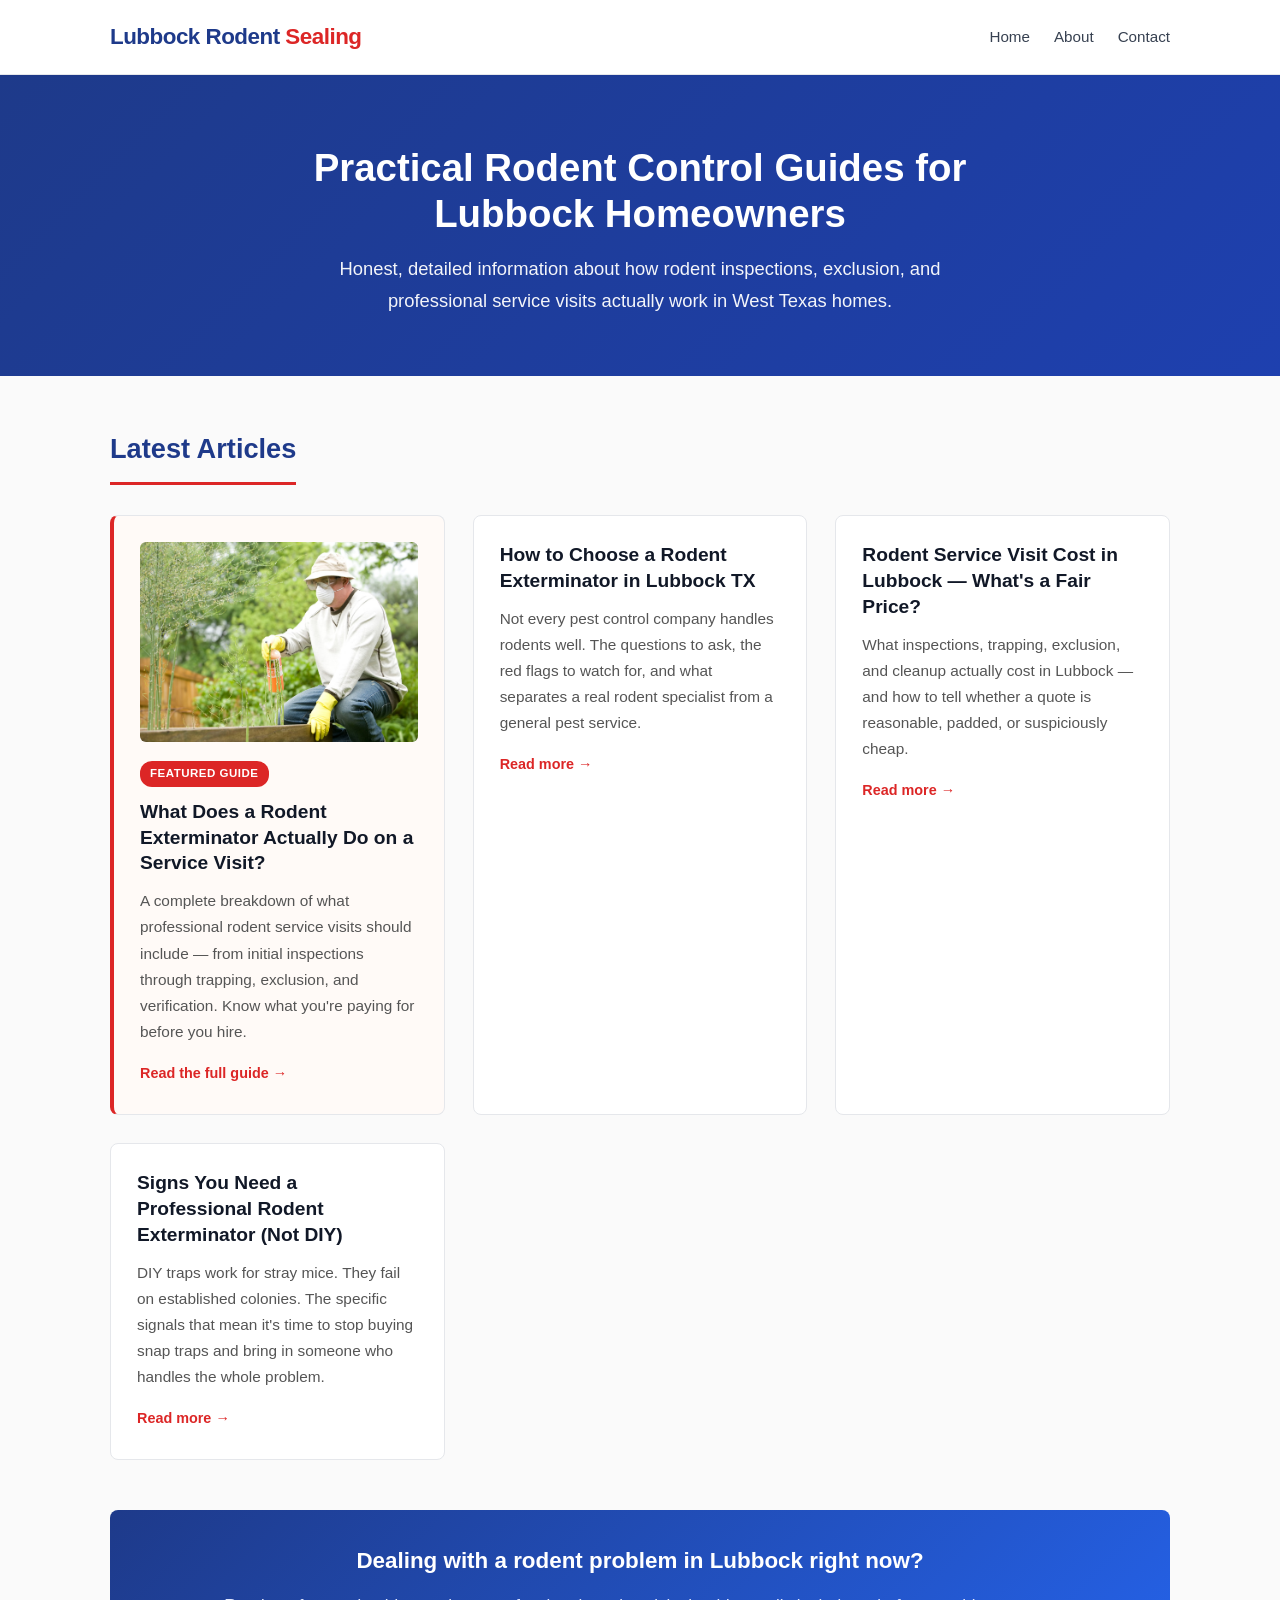
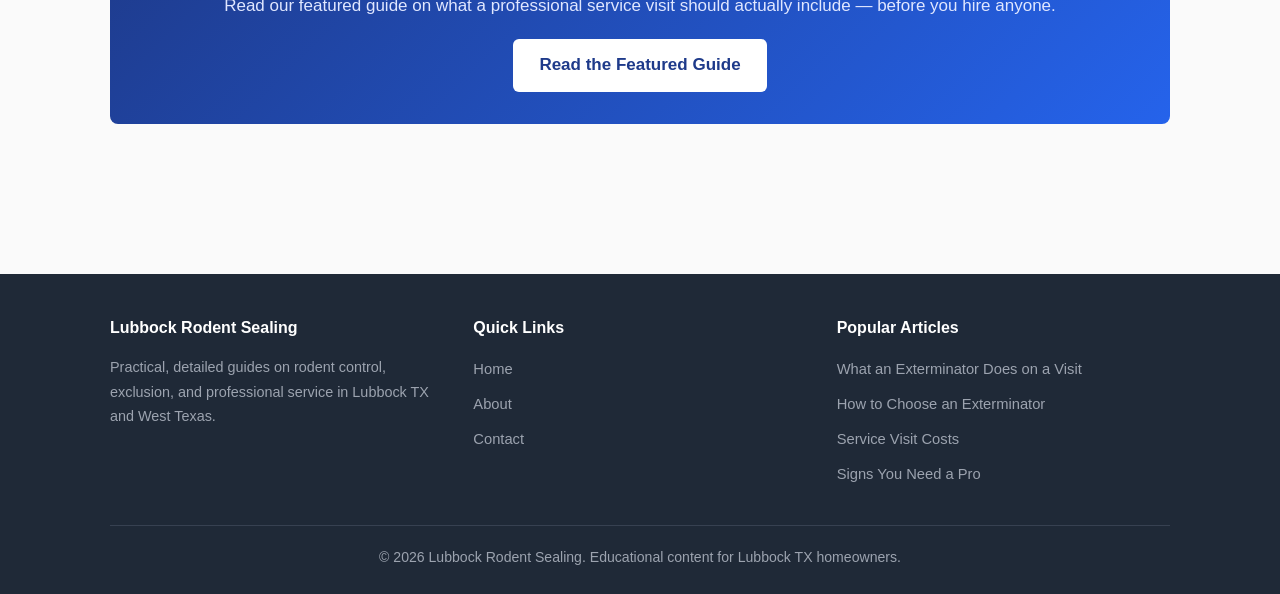
<file: index.html>
<!DOCTYPE html>
<html lang="en">
<head>
<meta charset="UTF-8">
<meta name="viewport" content="width=device-width, initial-scale=1.0">
<title>Lubbock Rodent Sealing | Practical Guides for Lubbock TX Homeowners</title>
<meta name="description" content="Practical rodent control guides for Lubbock TX homeowners. Inspections, exclusion, pricing, and what to expect from a professional rodent exterminator.">
<link rel="stylesheet" href="css/style.css">
<link rel="canonical" href="https://lubbockrodentsealing.github.io/">
</head>
<body>

<header class="site-header">
  <div class="container header-inner">
    <a href="index.html" class="site-logo">Lubbock Rodent <span>Sealing</span></a>
    <nav class="site-nav">
      <ul>
        <li><a href="index.html">Home</a></li>
        <li><a href="about/">About</a></li>
        <li><a href="contact/">Contact</a></li>
      </ul>
    </nav>
  </div>
</header>

<section class="hero">
  <div class="container-narrow">
    <h1>Practical Rodent Control Guides for Lubbock Homeowners</h1>
    <p>Honest, detailed information about how rodent inspections, exclusion, and professional service visits actually work in West Texas homes.</p>
  </div>
</section>

<main>
  <div class="container">
    <h2 class="section-title">Latest Articles</h2>

    <div class="articles-grid">

      <article class="article-card featured">
        <img src="images/pest-control-professional.jpg" alt="Professional rodent control service in Lubbock" style="width:100%;height:200px;object-fit:cover;border-radius:6px;margin-bottom:16px;" loading="eager">
        <span class="badge">Featured Guide</span>
        <h3><a href="what-does-rodent-exterminator-do/">What Does a Rodent Exterminator Actually Do on a Service Visit?</a></h3>
        <p>A complete breakdown of what professional rodent service visits should include — from initial inspections through trapping, exclusion, and verification. Know what you're paying for before you hire.</p>
        <a href="what-does-rodent-exterminator-do/" class="read-more">Read the full guide →</a>
      </article>

      <article class="article-card">
        <h3><a href="how-to-choose-rodent-exterminator-lubbock/">How to Choose a Rodent Exterminator in Lubbock TX</a></h3>
        <p>Not every pest control company handles rodents well. The questions to ask, the red flags to watch for, and what separates a real rodent specialist from a general pest service.</p>
        <a href="how-to-choose-rodent-exterminator-lubbock/" class="read-more">Read more →</a>
      </article>

      <article class="article-card">
        <h3><a href="rodent-service-visit-cost-lubbock/">Rodent Service Visit Cost in Lubbock — What's a Fair Price?</a></h3>
        <p>What inspections, trapping, exclusion, and cleanup actually cost in Lubbock — and how to tell whether a quote is reasonable, padded, or suspiciously cheap.</p>
        <a href="rodent-service-visit-cost-lubbock/" class="read-more">Read more →</a>
      </article>

      <article class="article-card">
        <h3><a href="signs-you-need-professional-rodent-exterminator/">Signs You Need a Professional Rodent Exterminator (Not DIY)</a></h3>
        <p>DIY traps work for stray mice. They fail on established colonies. The specific signals that mean it's time to stop buying snap traps and bring in someone who handles the whole problem.</p>
        <a href="signs-you-need-professional-rodent-exterminator/" class="read-more">Read more →</a>
      </article>

    </div>

    <div class="cta-box">
      <h3>Dealing with a rodent problem in Lubbock right now?</h3>
      <p>Read our featured guide on what a professional service visit should actually include — before you hire anyone.</p>
      <a href="what-does-rodent-exterminator-do/" class="cta-button">Read the Featured Guide</a>
    </div>

  </div>
</main>

<footer>
  <div class="container">
    <div class="footer-grid">
      <div>
        <h4>Lubbock Rodent Sealing</h4>
        <p style="color:#9ca3af;font-size:0.9rem;">Practical, detailed guides on rodent control, exclusion, and professional service in Lubbock TX and West Texas.</p>
      </div>
      <div>
        <h4>Quick Links</h4>
        <ul>
          <li><a href="index.html">Home</a></li>
          <li><a href="about/">About</a></li>
          <li><a href="contact/">Contact</a></li>
        </ul>
      </div>
      <div>
        <h4>Popular Articles</h4>
        <ul>
          <li><a href="what-does-rodent-exterminator-do/">What an Exterminator Does on a Visit</a></li>
          <li><a href="how-to-choose-rodent-exterminator-lubbock/">How to Choose an Exterminator</a></li>
          <li><a href="rodent-service-visit-cost-lubbock/">Service Visit Costs</a></li>
          <li><a href="signs-you-need-professional-rodent-exterminator/">Signs You Need a Pro</a></li>
        </ul>
      </div>
    </div>
    <div class="copyright">
      &copy; 2026 Lubbock Rodent Sealing. Educational content for Lubbock TX homeowners.
    </div>
  </div>
</footer>

</body>
</html>
</file>
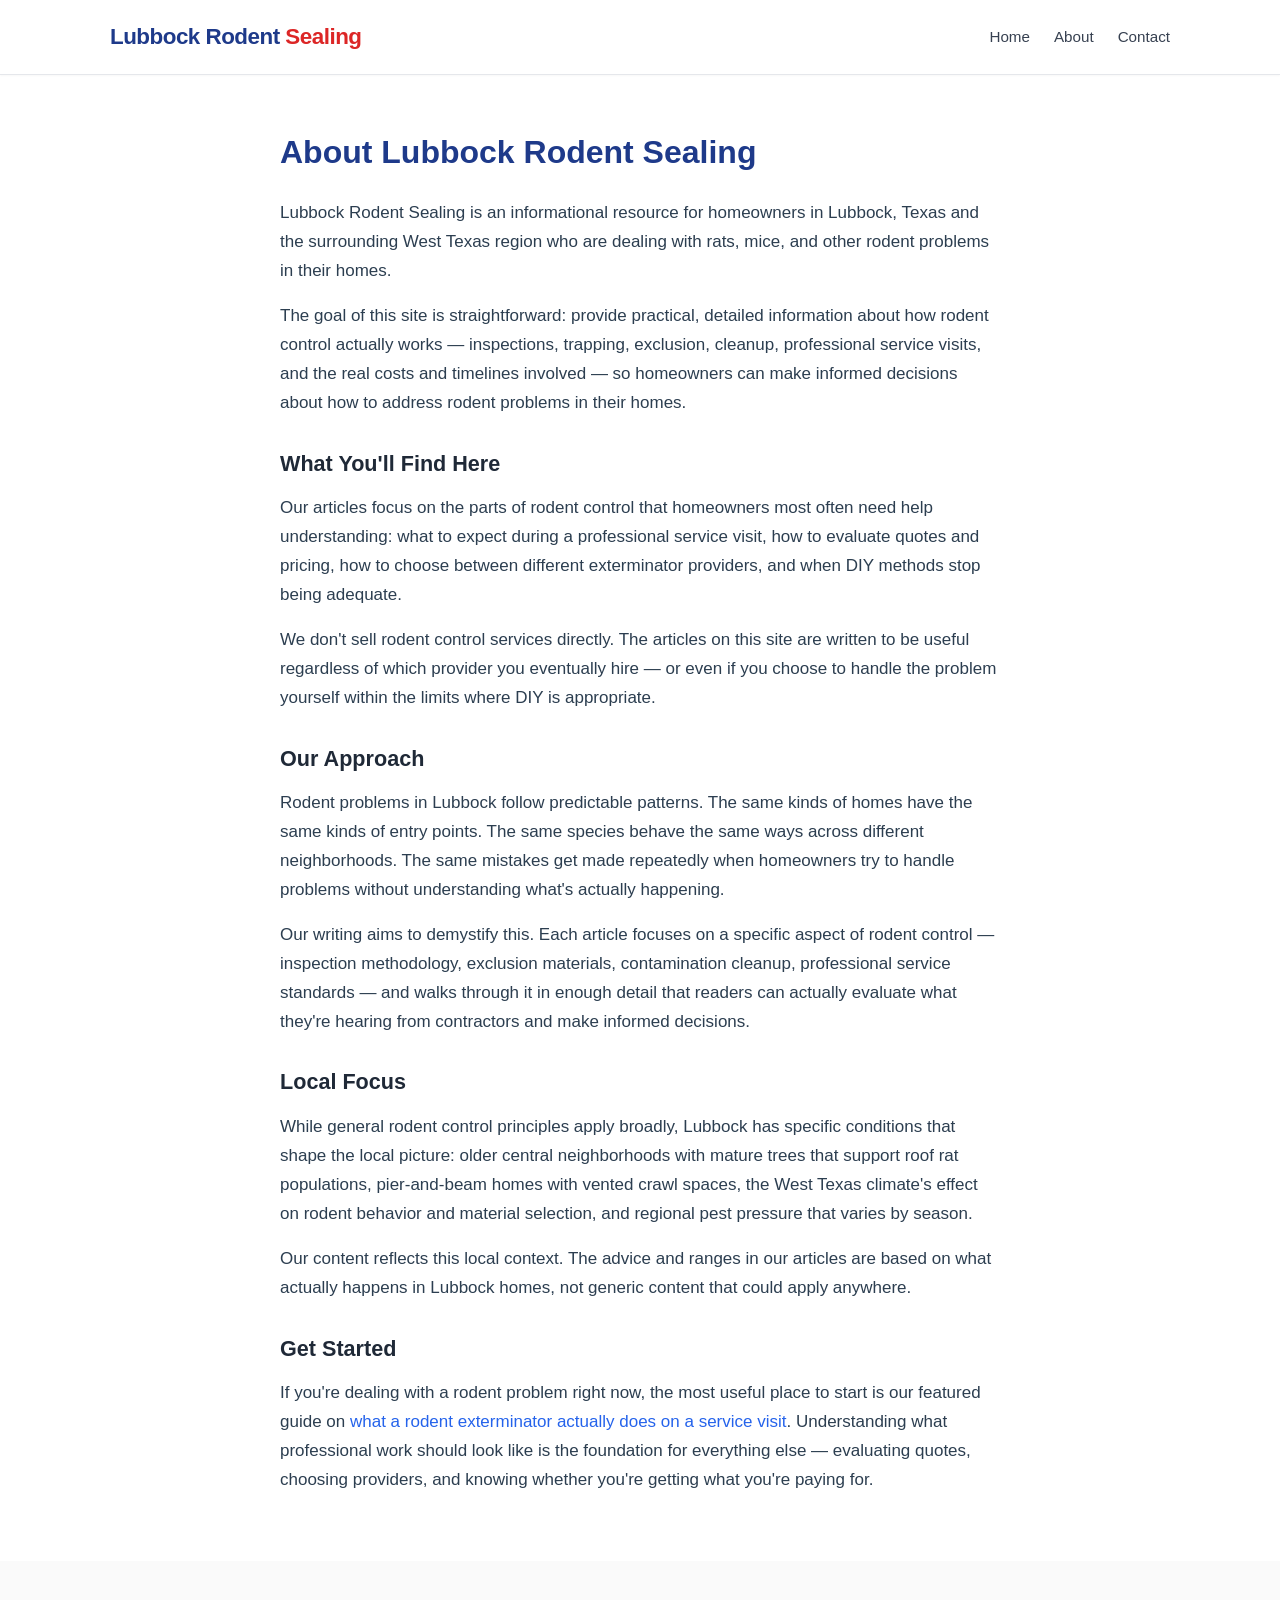
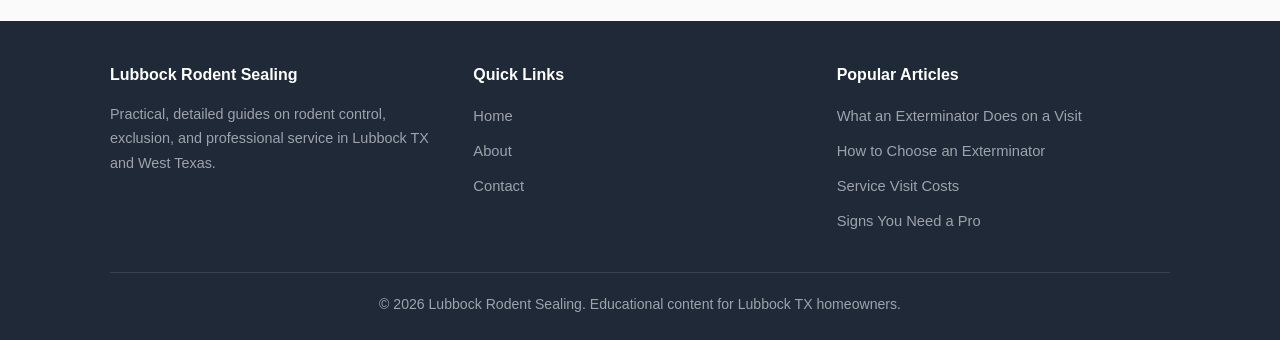
<file: about/index.html>
<!DOCTYPE html>
<html lang="en">
<head>
<meta charset="UTF-8">
<meta name="viewport" content="width=device-width, initial-scale=1.0">
<title>About | Lubbock Rodent Sealing</title>
<meta name="description" content="About Lubbock Rodent Sealing — practical, detailed information for homeowners dealing with rodent problems in Lubbock TX and West Texas.">
<link rel="stylesheet" href="../css/style.css">
<link rel="canonical" href="https://lubbockrodentsealing.github.io/about/">
</head>
<body>

<header class="site-header">
  <div class="container header-inner">
    <a href="../index.html" class="site-logo">Lubbock Rodent <span>Sealing</span></a>
    <nav class="site-nav">
      <ul>
        <li><a href="../index.html">Home</a></li>
        <li><a href="../about/">About</a></li>
        <li><a href="../contact/">Contact</a></li>
      </ul>
    </nav>
  </div>
</header>

<section class="simple-page">
  <div class="container-narrow">

    <h1>About Lubbock Rodent Sealing</h1>

    <p>Lubbock Rodent Sealing is an informational resource for homeowners in Lubbock, Texas and the surrounding West Texas region who are dealing with rats, mice, and other rodent problems in their homes.</p>

    <p>The goal of this site is straightforward: provide practical, detailed information about how rodent control actually works — inspections, trapping, exclusion, cleanup, professional service visits, and the real costs and timelines involved — so homeowners can make informed decisions about how to address rodent problems in their homes.</p>

    <h2>What You'll Find Here</h2>

    <p>Our articles focus on the parts of rodent control that homeowners most often need help understanding: what to expect during a professional service visit, how to evaluate quotes and pricing, how to choose between different exterminator providers, and when DIY methods stop being adequate.</p>

    <p>We don't sell rodent control services directly. The articles on this site are written to be useful regardless of which provider you eventually hire — or even if you choose to handle the problem yourself within the limits where DIY is appropriate.</p>

    <h2>Our Approach</h2>

    <p>Rodent problems in Lubbock follow predictable patterns. The same kinds of homes have the same kinds of entry points. The same species behave the same ways across different neighborhoods. The same mistakes get made repeatedly when homeowners try to handle problems without understanding what's actually happening.</p>

    <p>Our writing aims to demystify this. Each article focuses on a specific aspect of rodent control — inspection methodology, exclusion materials, contamination cleanup, professional service standards — and walks through it in enough detail that readers can actually evaluate what they're hearing from contractors and make informed decisions.</p>

    <h2>Local Focus</h2>

    <p>While general rodent control principles apply broadly, Lubbock has specific conditions that shape the local picture: older central neighborhoods with mature trees that support roof rat populations, pier-and-beam homes with vented crawl spaces, the West Texas climate's effect on rodent behavior and material selection, and regional pest pressure that varies by season.</p>

    <p>Our content reflects this local context. The advice and ranges in our articles are based on what actually happens in Lubbock homes, not generic content that could apply anywhere.</p>

    <h2>Get Started</h2>

    <p>If you're dealing with a rodent problem right now, the most useful place to start is our featured guide on <a href="../what-does-rodent-exterminator-do/">what a rodent exterminator actually does on a service visit</a>. Understanding what professional work should look like is the foundation for everything else — evaluating quotes, choosing providers, and knowing whether you're getting what you're paying for.</p>

  </div>
</section>

<footer>
  <div class="container">
    <div class="footer-grid">
      <div>
        <h4>Lubbock Rodent Sealing</h4>
        <p style="color:#9ca3af;font-size:0.9rem;">Practical, detailed guides on rodent control, exclusion, and professional service in Lubbock TX and West Texas.</p>
      </div>
      <div>
        <h4>Quick Links</h4>
        <ul>
          <li><a href="../index.html">Home</a></li>
          <li><a href="../about/">About</a></li>
          <li><a href="../contact/">Contact</a></li>
        </ul>
      </div>
      <div>
        <h4>Popular Articles</h4>
        <ul>
          <li><a href="../what-does-rodent-exterminator-do/">What an Exterminator Does on a Visit</a></li>
          <li><a href="../how-to-choose-rodent-exterminator-lubbock/">How to Choose an Exterminator</a></li>
          <li><a href="../rodent-service-visit-cost-lubbock/">Service Visit Costs</a></li>
          <li><a href="../signs-you-need-professional-rodent-exterminator/">Signs You Need a Pro</a></li>
        </ul>
      </div>
    </div>
    <div class="copyright">
      &copy; 2026 Lubbock Rodent Sealing. Educational content for Lubbock TX homeowners.
    </div>
  </div>
</footer>

</body>
</html>
</file>
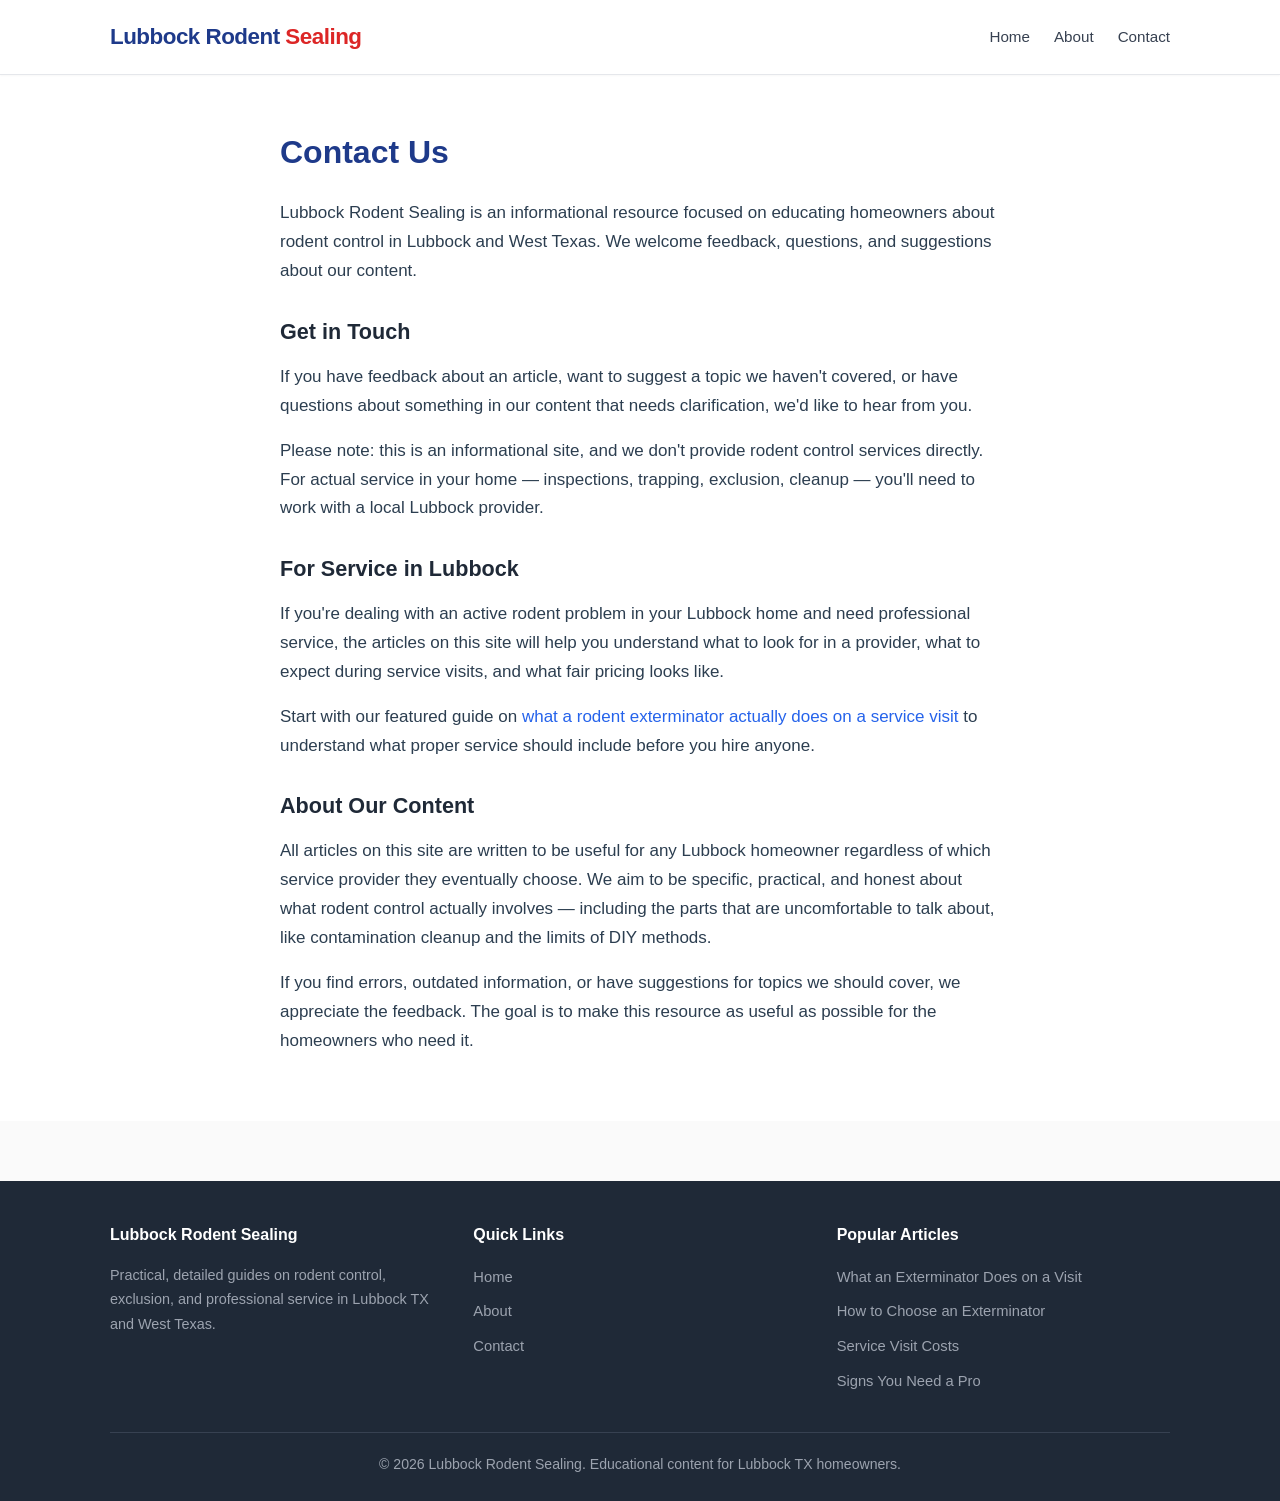
<file: contact/index.html>
<!DOCTYPE html>
<html lang="en">
<head>
<meta charset="UTF-8">
<meta name="viewport" content="width=device-width, initial-scale=1.0">
<title>Contact | Lubbock Rodent Sealing</title>
<meta name="description" content="Contact Lubbock Rodent Sealing — feedback, questions, and suggestions about our rodent control content for Lubbock TX homeowners.">
<link rel="stylesheet" href="../css/style.css">
<link rel="canonical" href="https://lubbockrodentsealing.github.io/contact/">
</head>
<body>

<header class="site-header">
  <div class="container header-inner">
    <a href="../index.html" class="site-logo">Lubbock Rodent <span>Sealing</span></a>
    <nav class="site-nav">
      <ul>
        <li><a href="../index.html">Home</a></li>
        <li><a href="../about/">About</a></li>
        <li><a href="../contact/">Contact</a></li>
      </ul>
    </nav>
  </div>
</header>

<section class="simple-page">
  <div class="container-narrow">

    <h1>Contact Us</h1>

    <p>Lubbock Rodent Sealing is an informational resource focused on educating homeowners about rodent control in Lubbock and West Texas. We welcome feedback, questions, and suggestions about our content.</p>

    <h2>Get in Touch</h2>

    <p>If you have feedback about an article, want to suggest a topic we haven't covered, or have questions about something in our content that needs clarification, we'd like to hear from you.</p>

    <p>Please note: this is an informational site, and we don't provide rodent control services directly. For actual service in your home — inspections, trapping, exclusion, cleanup — you'll need to work with a local Lubbock provider.</p>

    <h2>For Service in Lubbock</h2>

    <p>If you're dealing with an active rodent problem in your Lubbock home and need professional service, the articles on this site will help you understand what to look for in a provider, what to expect during service visits, and what fair pricing looks like.</p>

    <p>Start with our featured guide on <a href="../what-does-rodent-exterminator-do/">what a rodent exterminator actually does on a service visit</a> to understand what proper service should include before you hire anyone.</p>

    <h2>About Our Content</h2>

    <p>All articles on this site are written to be useful for any Lubbock homeowner regardless of which service provider they eventually choose. We aim to be specific, practical, and honest about what rodent control actually involves — including the parts that are uncomfortable to talk about, like contamination cleanup and the limits of DIY methods.</p>

    <p>If you find errors, outdated information, or have suggestions for topics we should cover, we appreciate the feedback. The goal is to make this resource as useful as possible for the homeowners who need it.</p>

  </div>
</section>

<footer>
  <div class="container">
    <div class="footer-grid">
      <div>
        <h4>Lubbock Rodent Sealing</h4>
        <p style="color:#9ca3af;font-size:0.9rem;">Practical, detailed guides on rodent control, exclusion, and professional service in Lubbock TX and West Texas.</p>
      </div>
      <div>
        <h4>Quick Links</h4>
        <ul>
          <li><a href="../index.html">Home</a></li>
          <li><a href="../about/">About</a></li>
          <li><a href="../contact/">Contact</a></li>
        </ul>
      </div>
      <div>
        <h4>Popular Articles</h4>
        <ul>
          <li><a href="../what-does-rodent-exterminator-do/">What an Exterminator Does on a Visit</a></li>
          <li><a href="../how-to-choose-rodent-exterminator-lubbock/">How to Choose an Exterminator</a></li>
          <li><a href="../rodent-service-visit-cost-lubbock/">Service Visit Costs</a></li>
          <li><a href="../signs-you-need-professional-rodent-exterminator/">Signs You Need a Pro</a></li>
        </ul>
      </div>
    </div>
    <div class="copyright">
      &copy; 2026 Lubbock Rodent Sealing. Educational content for Lubbock TX homeowners.
    </div>
  </div>
</footer>

</body>
</html>
</file>
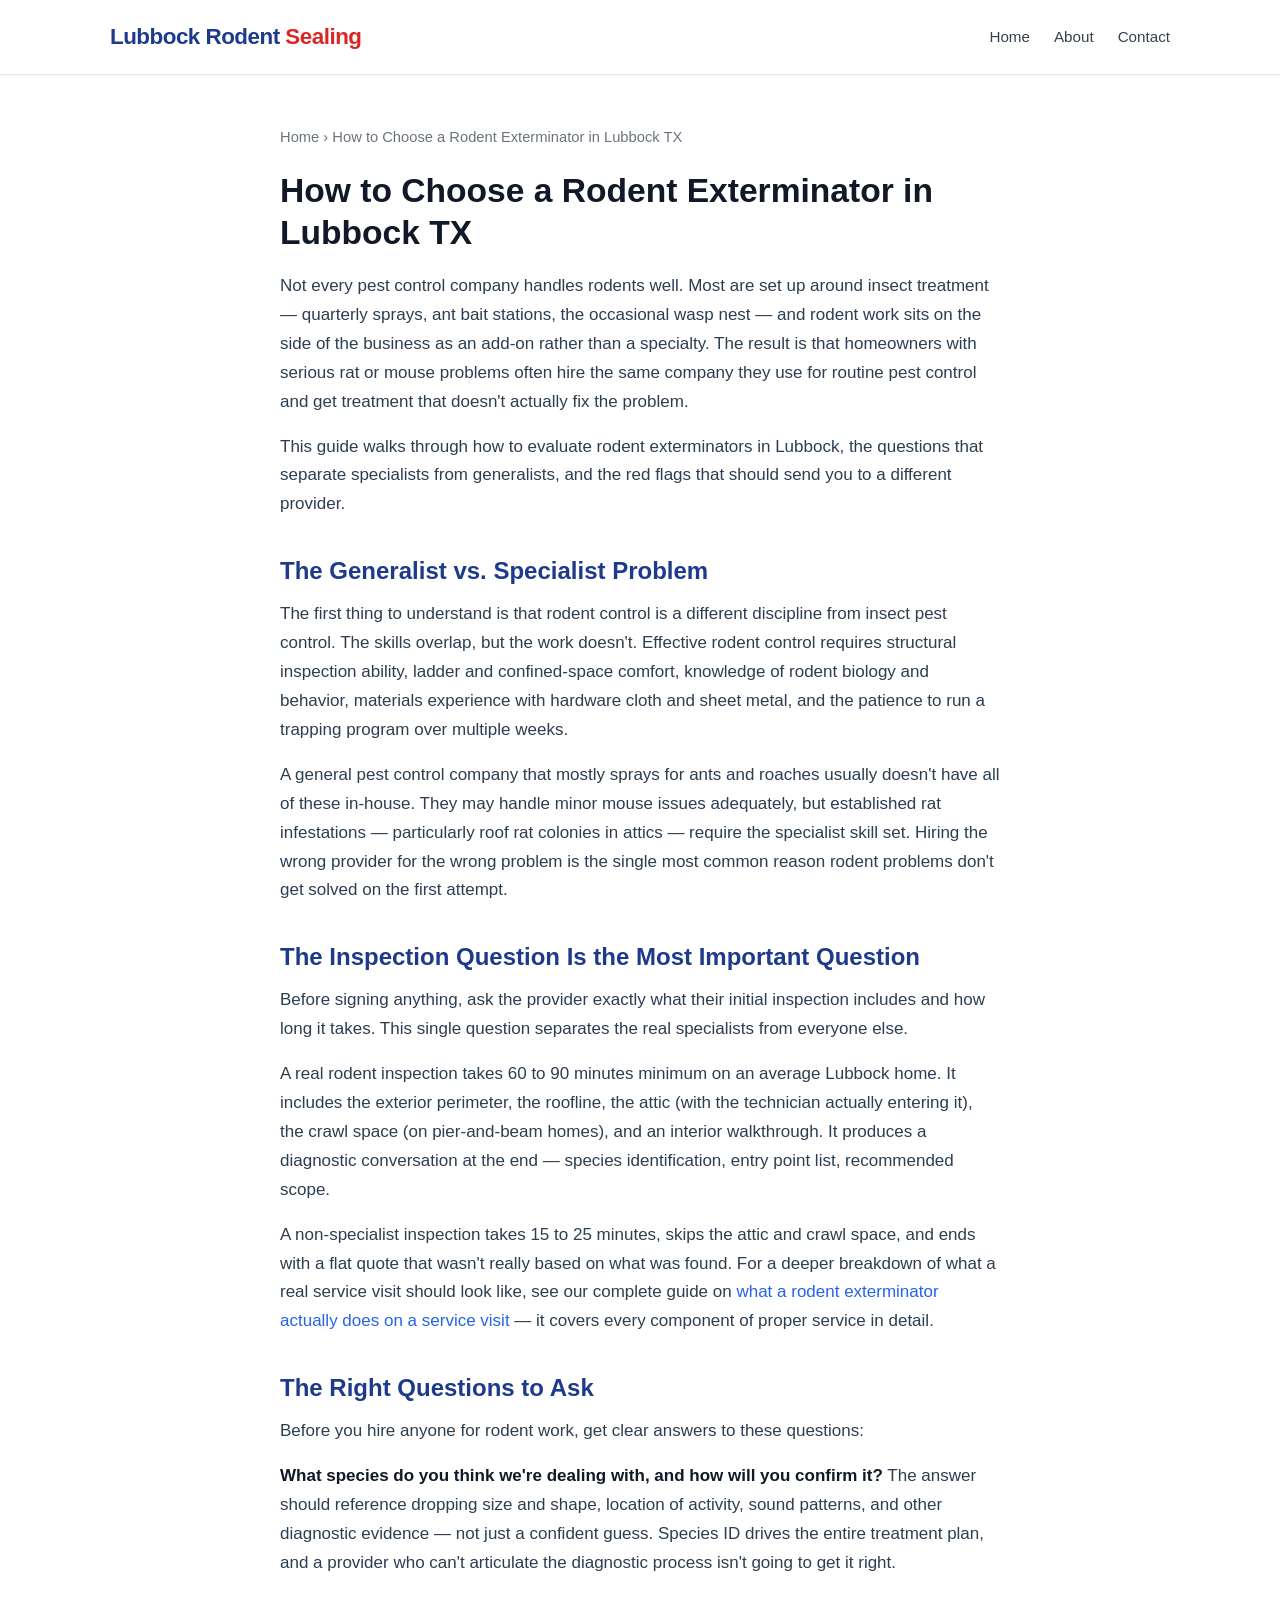
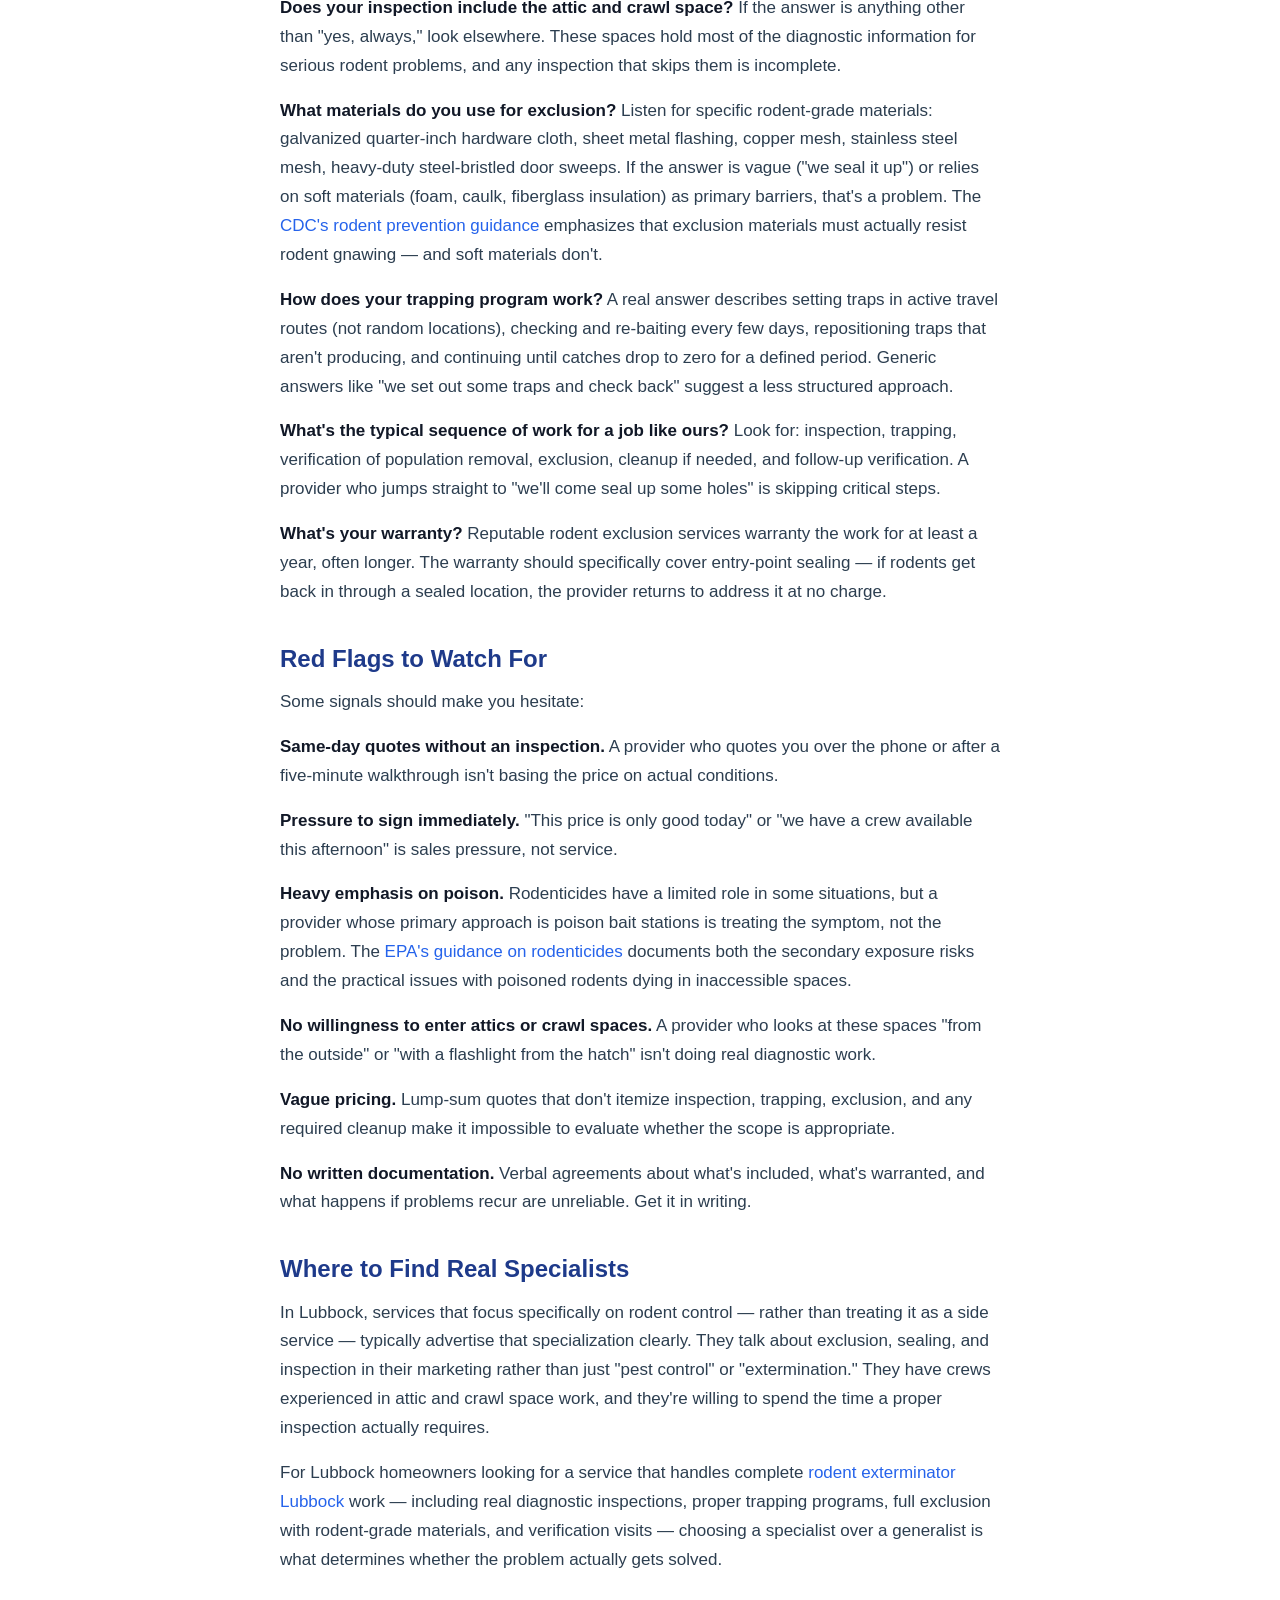
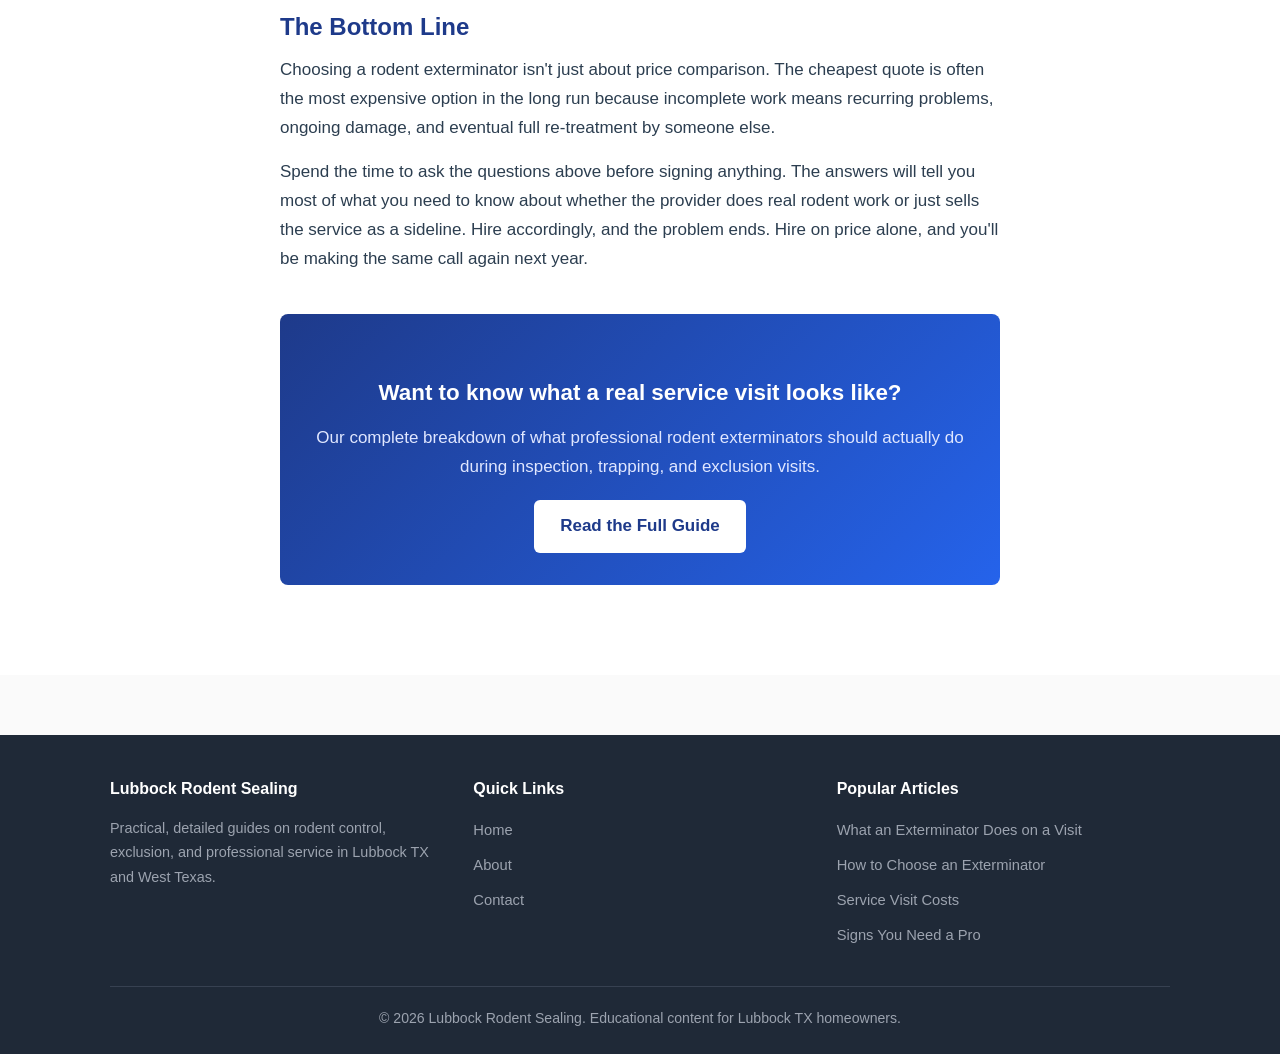
<file: how-to-choose-rodent-exterminator-lubbock/index.html>
<!DOCTYPE html>
<html lang="en">
<head>
<meta charset="UTF-8">
<meta name="viewport" content="width=device-width, initial-scale=1.0">
<title>How to Choose a Rodent Exterminator in Lubbock TX | Lubbock Rodent Sealing</title>
<meta name="description" content="What separates a real rodent specialist from a general pest control service. Questions to ask, red flags to watch for, and how to hire the right exterminator in Lubbock.">
<link rel="stylesheet" href="../css/style.css">
<link rel="canonical" href="https://lubbockrodentsealing.github.io/how-to-choose-rodent-exterminator-lubbock/">
</head>
<body>

<header class="site-header">
  <div class="container header-inner">
    <a href="../index.html" class="site-logo">Lubbock Rodent <span>Sealing</span></a>
    <nav class="site-nav">
      <ul>
        <li><a href="../index.html">Home</a></li>
        <li><a href="../about/">About</a></li>
        <li><a href="../contact/">Contact</a></li>
      </ul>
    </nav>
  </div>
</header>

<article class="article-page">
  <div class="container-narrow">

    <div class="article-meta">
      <a href="../index.html">Home</a> &rsaquo; How to Choose a Rodent Exterminator in Lubbock TX
    </div>

    <h1>How to Choose a Rodent Exterminator in Lubbock TX</h1>

    <p>Not every pest control company handles rodents well. Most are set up around insect treatment — quarterly sprays, ant bait stations, the occasional wasp nest — and rodent work sits on the side of the business as an add-on rather than a specialty. The result is that homeowners with serious rat or mouse problems often hire the same company they use for routine pest control and get treatment that doesn't actually fix the problem.</p>

    <p>This guide walks through how to evaluate rodent exterminators in Lubbock, the questions that separate specialists from generalists, and the red flags that should send you to a different provider.</p>

    <h2>The Generalist vs. Specialist Problem</h2>

    <p>The first thing to understand is that rodent control is a different discipline from insect pest control. The skills overlap, but the work doesn't. Effective rodent control requires structural inspection ability, ladder and confined-space comfort, knowledge of rodent biology and behavior, materials experience with hardware cloth and sheet metal, and the patience to run a trapping program over multiple weeks.</p>

    <p>A general pest control company that mostly sprays for ants and roaches usually doesn't have all of these in-house. They may handle minor mouse issues adequately, but established rat infestations — particularly roof rat colonies in attics — require the specialist skill set. Hiring the wrong provider for the wrong problem is the single most common reason rodent problems don't get solved on the first attempt.</p>

    <h2>The Inspection Question Is the Most Important Question</h2>

    <p>Before signing anything, ask the provider exactly what their initial inspection includes and how long it takes. This single question separates the real specialists from everyone else.</p>

    <p>A real rodent inspection takes 60 to 90 minutes minimum on an average Lubbock home. It includes the exterior perimeter, the roofline, the attic (with the technician actually entering it), the crawl space (on pier-and-beam homes), and an interior walkthrough. It produces a diagnostic conversation at the end — species identification, entry point list, recommended scope.</p>

    <p>A non-specialist inspection takes 15 to 25 minutes, skips the attic and crawl space, and ends with a flat quote that wasn't really based on what was found. For a deeper breakdown of what a real service visit should look like, see our complete guide on <a href="../what-does-rodent-exterminator-do/">what a rodent exterminator actually does on a service visit</a> — it covers every component of proper service in detail.</p>

    <h2>The Right Questions to Ask</h2>

    <p>Before you hire anyone for rodent work, get clear answers to these questions:</p>

    <p><strong>What species do you think we're dealing with, and how will you confirm it?</strong> The answer should reference dropping size and shape, location of activity, sound patterns, and other diagnostic evidence — not just a confident guess. Species ID drives the entire treatment plan, and a provider who can't articulate the diagnostic process isn't going to get it right.</p>

    <p><strong>Does your inspection include the attic and crawl space?</strong> If the answer is anything other than "yes, always," look elsewhere. These spaces hold most of the diagnostic information for serious rodent problems, and any inspection that skips them is incomplete.</p>

    <p><strong>What materials do you use for exclusion?</strong> Listen for specific rodent-grade materials: galvanized quarter-inch hardware cloth, sheet metal flashing, copper mesh, stainless steel mesh, heavy-duty steel-bristled door sweeps. If the answer is vague ("we seal it up") or relies on soft materials (foam, caulk, fiberglass insulation) as primary barriers, that's a problem. The <a href="https://www.cdc.gov/rodents/prevention/index.html" rel="noopener" target="_blank">CDC's rodent prevention guidance</a> emphasizes that exclusion materials must actually resist rodent gnawing — and soft materials don't.</p>

    <p><strong>How does your trapping program work?</strong> A real answer describes setting traps in active travel routes (not random locations), checking and re-baiting every few days, repositioning traps that aren't producing, and continuing until catches drop to zero for a defined period. Generic answers like "we set out some traps and check back" suggest a less structured approach.</p>

    <p><strong>What's the typical sequence of work for a job like ours?</strong> Look for: inspection, trapping, verification of population removal, exclusion, cleanup if needed, and follow-up verification. A provider who jumps straight to "we'll come seal up some holes" is skipping critical steps.</p>

    <p><strong>What's your warranty?</strong> Reputable rodent exclusion services warranty the work for at least a year, often longer. The warranty should specifically cover entry-point sealing — if rodents get back in through a sealed location, the provider returns to address it at no charge.</p>

    <h2>Red Flags to Watch For</h2>

    <p>Some signals should make you hesitate:</p>

    <p><strong>Same-day quotes without an inspection.</strong> A provider who quotes you over the phone or after a five-minute walkthrough isn't basing the price on actual conditions.</p>

    <p><strong>Pressure to sign immediately.</strong> "This price is only good today" or "we have a crew available this afternoon" is sales pressure, not service.</p>

    <p><strong>Heavy emphasis on poison.</strong> Rodenticides have a limited role in some situations, but a provider whose primary approach is poison bait stations is treating the symptom, not the problem. The <a href="https://www.epa.gov/rodenticides/restrictions-rodenticides-protect-children-pets-and-wildlife" rel="noopener" target="_blank">EPA's guidance on rodenticides</a> documents both the secondary exposure risks and the practical issues with poisoned rodents dying in inaccessible spaces.</p>

    <p><strong>No willingness to enter attics or crawl spaces.</strong> A provider who looks at these spaces "from the outside" or "with a flashlight from the hatch" isn't doing real diagnostic work.</p>

    <p><strong>Vague pricing.</strong> Lump-sum quotes that don't itemize inspection, trapping, exclusion, and any required cleanup make it impossible to evaluate whether the scope is appropriate.</p>

    <p><strong>No written documentation.</strong> Verbal agreements about what's included, what's warranted, and what happens if problems recur are unreliable. Get it in writing.</p>

    <h2>Where to Find Real Specialists</h2>

    <p>In Lubbock, services that focus specifically on rodent control — rather than treating it as a side service — typically advertise that specialization clearly. They talk about exclusion, sealing, and inspection in their marketing rather than just "pest control" or "extermination." They have crews experienced in attic and crawl space work, and they're willing to spend the time a proper inspection actually requires.</p>

    <p>For Lubbock homeowners looking for a service that handles complete <a href="https://rodentcontrollubbock.com/" rel="noopener" target="_blank">rodent exterminator Lubbock</a> work — including real diagnostic inspections, proper trapping programs, full exclusion with rodent-grade materials, and verification visits — choosing a specialist over a generalist is what determines whether the problem actually gets solved.</p>

    <h2>The Bottom Line</h2>

    <p>Choosing a rodent exterminator isn't just about price comparison. The cheapest quote is often the most expensive option in the long run because incomplete work means recurring problems, ongoing damage, and eventual full re-treatment by someone else.</p>

    <p>Spend the time to ask the questions above before signing anything. The answers will tell you most of what you need to know about whether the provider does real rodent work or just sells the service as a sideline. Hire accordingly, and the problem ends. Hire on price alone, and you'll be making the same call again next year.</p>

    <div class="cta-box">
      <h3>Want to know what a real service visit looks like?</h3>
      <p>Our complete breakdown of what professional rodent exterminators should actually do during inspection, trapping, and exclusion visits.</p>
      <a href="../what-does-rodent-exterminator-do/" class="cta-button">Read the Full Guide</a>
    </div>

  </div>
</article>

<footer>
  <div class="container">
    <div class="footer-grid">
      <div>
        <h4>Lubbock Rodent Sealing</h4>
        <p style="color:#9ca3af;font-size:0.9rem;">Practical, detailed guides on rodent control, exclusion, and professional service in Lubbock TX and West Texas.</p>
      </div>
      <div>
        <h4>Quick Links</h4>
        <ul>
          <li><a href="../index.html">Home</a></li>
          <li><a href="../about/">About</a></li>
          <li><a href="../contact/">Contact</a></li>
        </ul>
      </div>
      <div>
        <h4>Popular Articles</h4>
        <ul>
          <li><a href="../what-does-rodent-exterminator-do/">What an Exterminator Does on a Visit</a></li>
          <li><a href="../how-to-choose-rodent-exterminator-lubbock/">How to Choose an Exterminator</a></li>
          <li><a href="../rodent-service-visit-cost-lubbock/">Service Visit Costs</a></li>
          <li><a href="../signs-you-need-professional-rodent-exterminator/">Signs You Need a Pro</a></li>
        </ul>
      </div>
    </div>
    <div class="copyright">
      &copy; 2026 Lubbock Rodent Sealing. Educational content for Lubbock TX homeowners.
    </div>
  </div>
</footer>

</body>
</html>
</file>
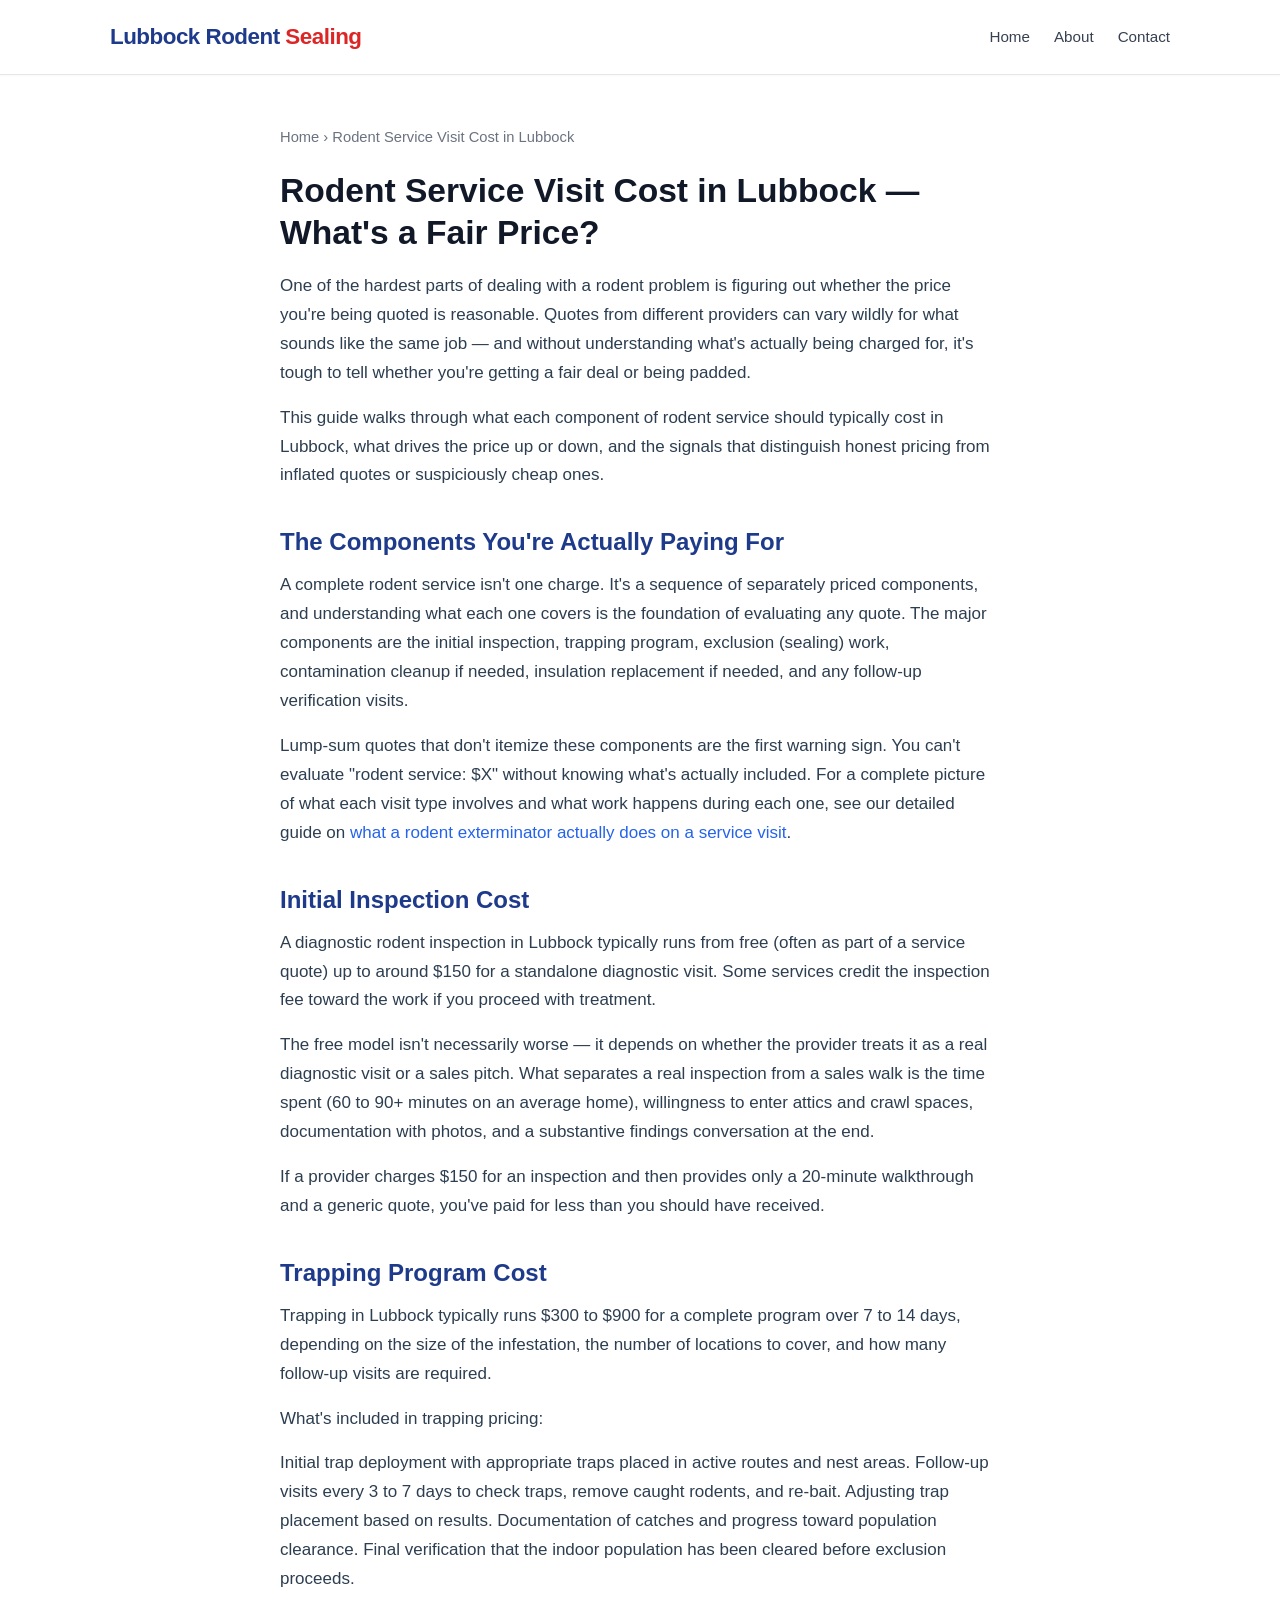
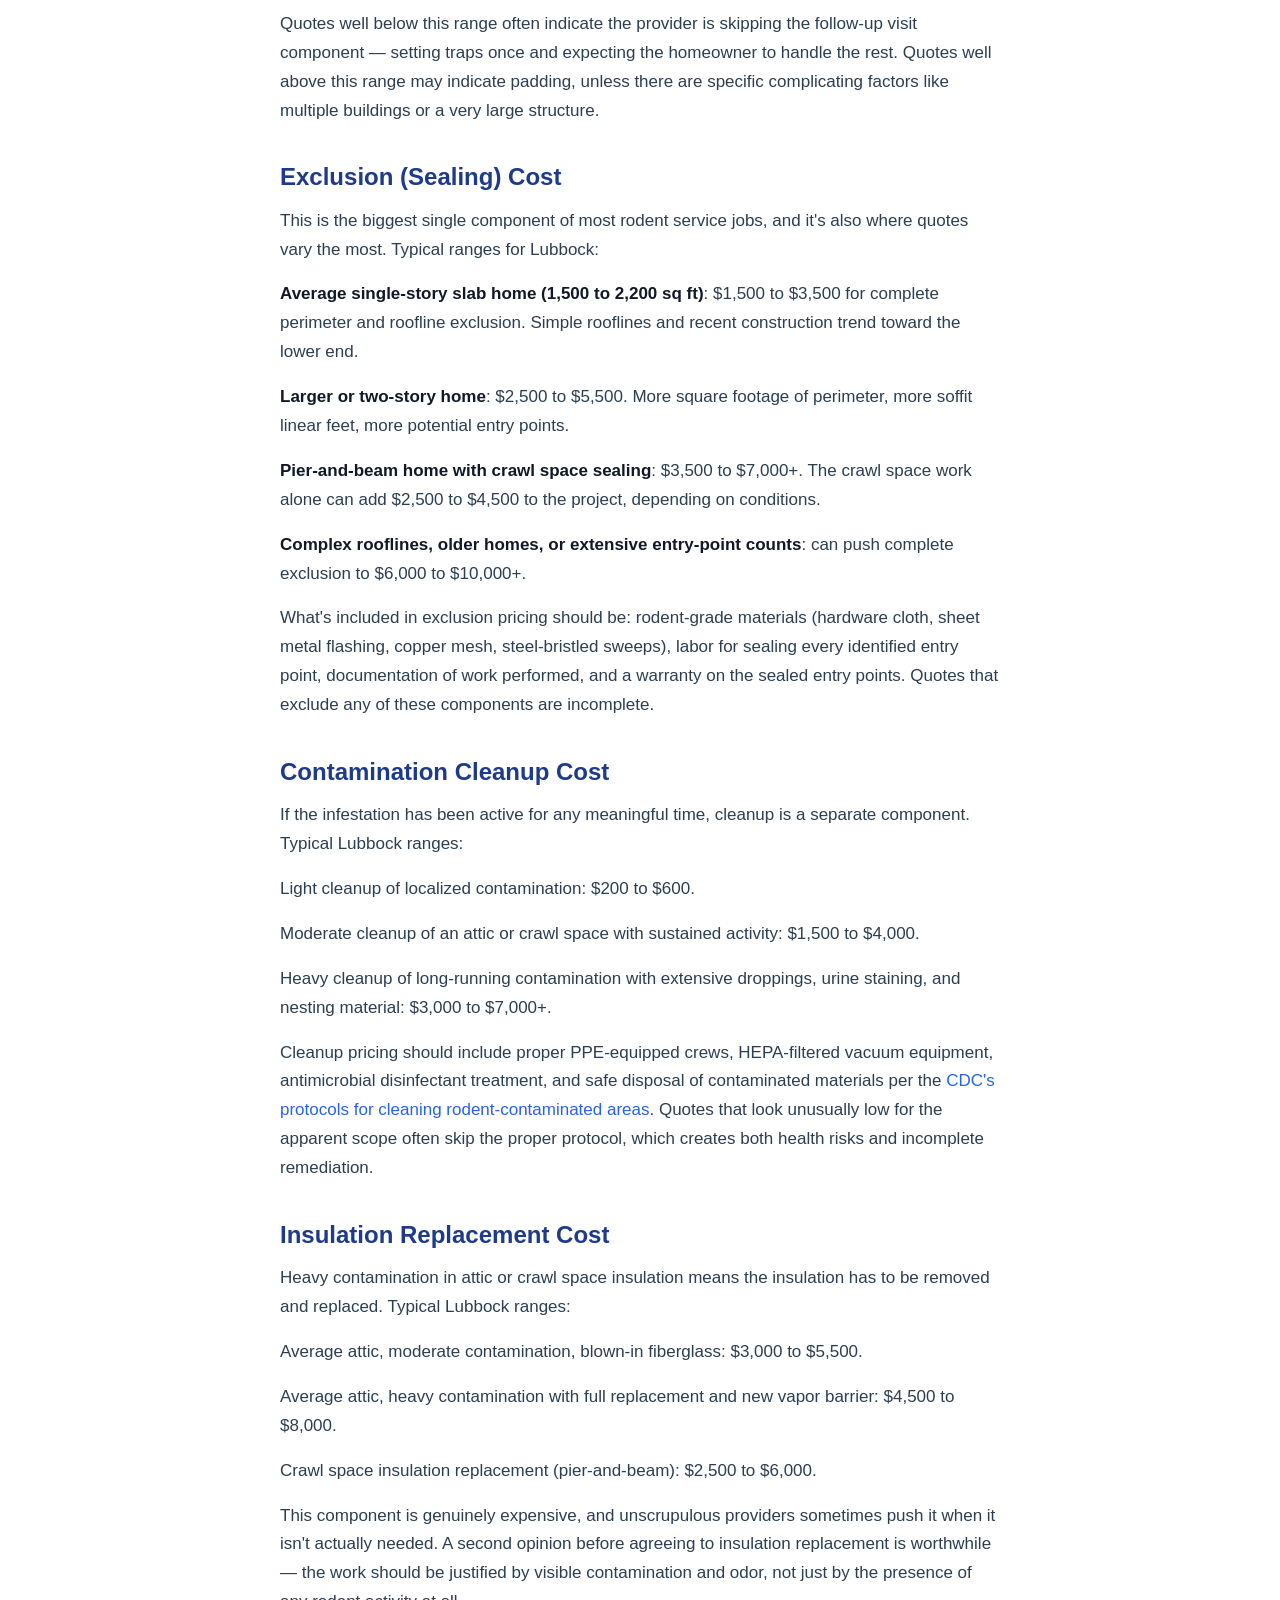
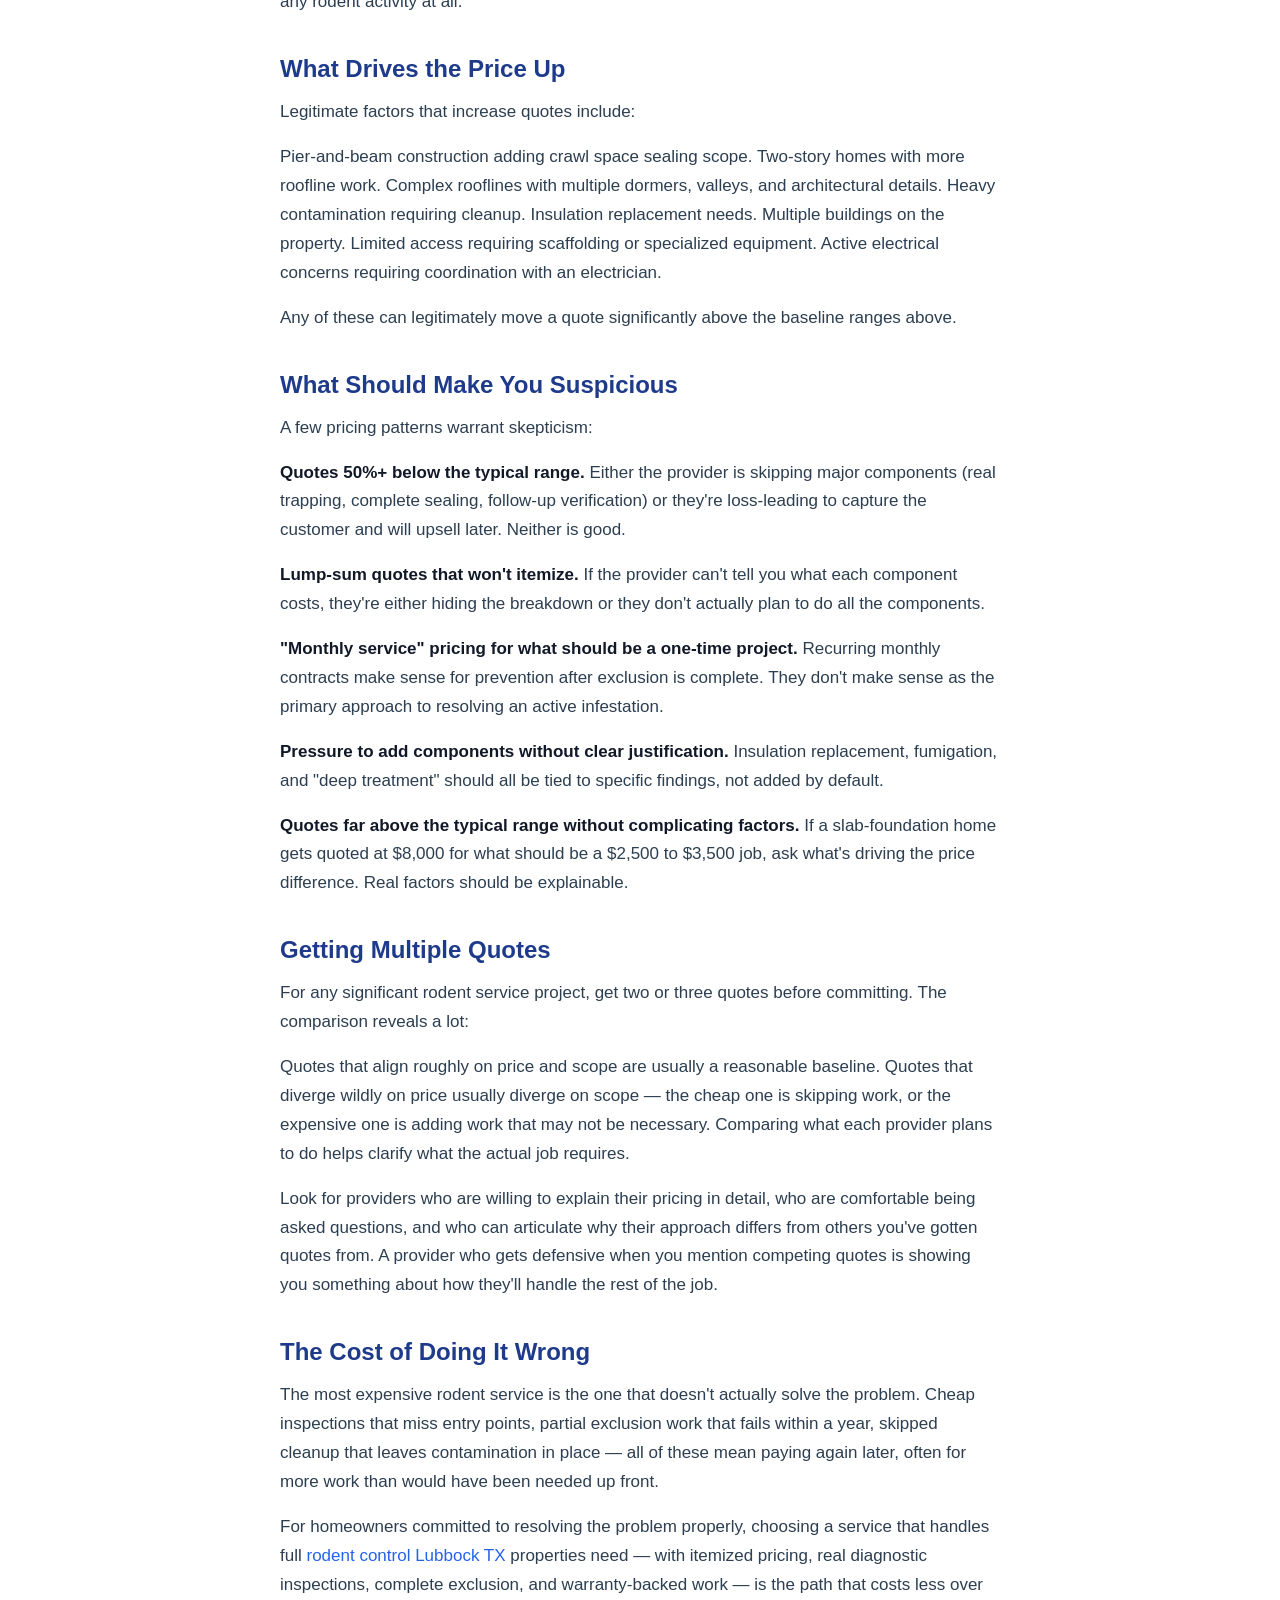
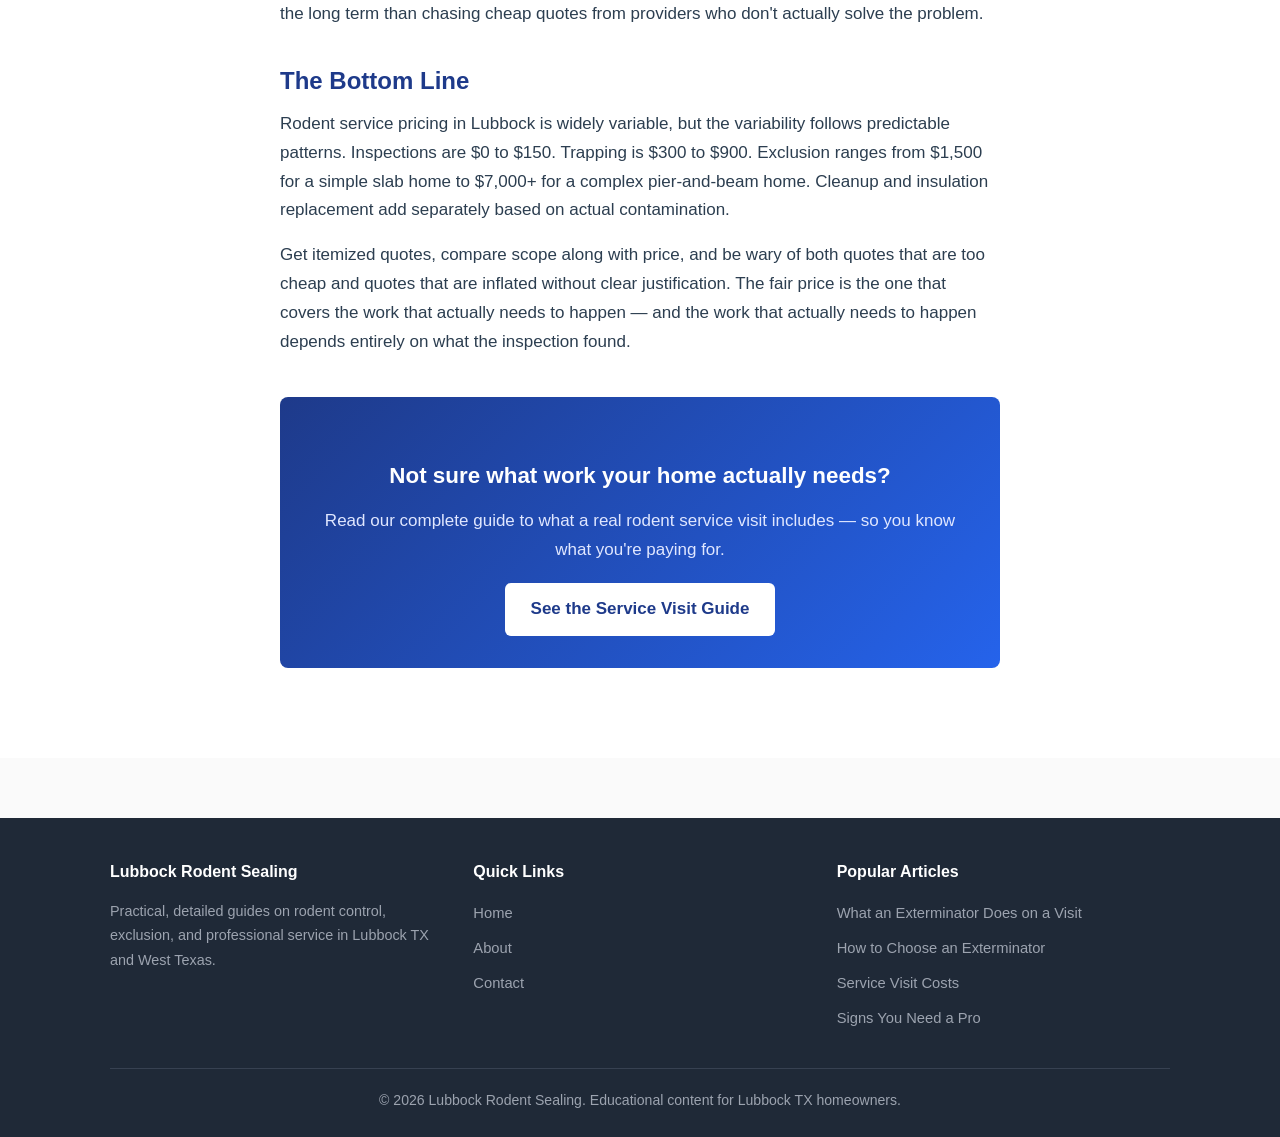
<file: rodent-service-visit-cost-lubbock/index.html>
<!DOCTYPE html>
<html lang="en">
<head>
<meta charset="UTF-8">
<meta name="viewport" content="width=device-width, initial-scale=1.0">
<title>Rodent Service Visit Cost in Lubbock — What's a Fair Price? | Lubbock Rodent Sealing</title>
<meta name="description" content="What rodent inspections, trapping, exclusion, and cleanup actually cost in Lubbock TX. How to evaluate quotes and recognize fair pricing versus padding.">
<link rel="stylesheet" href="../css/style.css">
<link rel="canonical" href="https://lubbockrodentsealing.github.io/rodent-service-visit-cost-lubbock/">
</head>
<body>

<header class="site-header">
  <div class="container header-inner">
    <a href="../index.html" class="site-logo">Lubbock Rodent <span>Sealing</span></a>
    <nav class="site-nav">
      <ul>
        <li><a href="../index.html">Home</a></li>
        <li><a href="../about/">About</a></li>
        <li><a href="../contact/">Contact</a></li>
      </ul>
    </nav>
  </div>
</header>

<article class="article-page">
  <div class="container-narrow">

    <div class="article-meta">
      <a href="../index.html">Home</a> &rsaquo; Rodent Service Visit Cost in Lubbock
    </div>

    <h1>Rodent Service Visit Cost in Lubbock — What's a Fair Price?</h1>

    <p>One of the hardest parts of dealing with a rodent problem is figuring out whether the price you're being quoted is reasonable. Quotes from different providers can vary wildly for what sounds like the same job — and without understanding what's actually being charged for, it's tough to tell whether you're getting a fair deal or being padded.</p>

    <p>This guide walks through what each component of rodent service should typically cost in Lubbock, what drives the price up or down, and the signals that distinguish honest pricing from inflated quotes or suspiciously cheap ones.</p>

    <h2>The Components You're Actually Paying For</h2>

    <p>A complete rodent service isn't one charge. It's a sequence of separately priced components, and understanding what each one covers is the foundation of evaluating any quote. The major components are the initial inspection, trapping program, exclusion (sealing) work, contamination cleanup if needed, insulation replacement if needed, and any follow-up verification visits.</p>

    <p>Lump-sum quotes that don't itemize these components are the first warning sign. You can't evaluate "rodent service: $X" without knowing what's actually included. For a complete picture of what each visit type involves and what work happens during each one, see our detailed guide on <a href="../what-does-rodent-exterminator-do/">what a rodent exterminator actually does on a service visit</a>.</p>

    <h2>Initial Inspection Cost</h2>

    <p>A diagnostic rodent inspection in Lubbock typically runs from free (often as part of a service quote) up to around $150 for a standalone diagnostic visit. Some services credit the inspection fee toward the work if you proceed with treatment.</p>

    <p>The free model isn't necessarily worse — it depends on whether the provider treats it as a real diagnostic visit or a sales pitch. What separates a real inspection from a sales walk is the time spent (60 to 90+ minutes on an average home), willingness to enter attics and crawl spaces, documentation with photos, and a substantive findings conversation at the end.</p>

    <p>If a provider charges $150 for an inspection and then provides only a 20-minute walkthrough and a generic quote, you've paid for less than you should have received.</p>

    <h2>Trapping Program Cost</h2>

    <p>Trapping in Lubbock typically runs $300 to $900 for a complete program over 7 to 14 days, depending on the size of the infestation, the number of locations to cover, and how many follow-up visits are required.</p>

    <p>What's included in trapping pricing:</p>

    <p>Initial trap deployment with appropriate traps placed in active routes and nest areas. Follow-up visits every 3 to 7 days to check traps, remove caught rodents, and re-bait. Adjusting trap placement based on results. Documentation of catches and progress toward population clearance. Final verification that the indoor population has been cleared before exclusion proceeds.</p>

    <p>Quotes well below this range often indicate the provider is skipping the follow-up visit component — setting traps once and expecting the homeowner to handle the rest. Quotes well above this range may indicate padding, unless there are specific complicating factors like multiple buildings or a very large structure.</p>

    <h2>Exclusion (Sealing) Cost</h2>

    <p>This is the biggest single component of most rodent service jobs, and it's also where quotes vary the most. Typical ranges for Lubbock:</p>

    <p><strong>Average single-story slab home (1,500 to 2,200 sq ft)</strong>: $1,500 to $3,500 for complete perimeter and roofline exclusion. Simple rooflines and recent construction trend toward the lower end.</p>

    <p><strong>Larger or two-story home</strong>: $2,500 to $5,500. More square footage of perimeter, more soffit linear feet, more potential entry points.</p>

    <p><strong>Pier-and-beam home with crawl space sealing</strong>: $3,500 to $7,000+. The crawl space work alone can add $2,500 to $4,500 to the project, depending on conditions.</p>

    <p><strong>Complex rooflines, older homes, or extensive entry-point counts</strong>: can push complete exclusion to $6,000 to $10,000+.</p>

    <p>What's included in exclusion pricing should be: rodent-grade materials (hardware cloth, sheet metal flashing, copper mesh, steel-bristled sweeps), labor for sealing every identified entry point, documentation of work performed, and a warranty on the sealed entry points. Quotes that exclude any of these components are incomplete.</p>

    <h2>Contamination Cleanup Cost</h2>

    <p>If the infestation has been active for any meaningful time, cleanup is a separate component. Typical Lubbock ranges:</p>

    <p>Light cleanup of localized contamination: $200 to $600.</p>

    <p>Moderate cleanup of an attic or crawl space with sustained activity: $1,500 to $4,000.</p>

    <p>Heavy cleanup of long-running contamination with extensive droppings, urine staining, and nesting material: $3,000 to $7,000+.</p>

    <p>Cleanup pricing should include proper PPE-equipped crews, HEPA-filtered vacuum equipment, antimicrobial disinfectant treatment, and safe disposal of contaminated materials per the <a href="https://www.cdc.gov/rodents/cleaning/index.html" rel="noopener" target="_blank">CDC's protocols for cleaning rodent-contaminated areas</a>. Quotes that look unusually low for the apparent scope often skip the proper protocol, which creates both health risks and incomplete remediation.</p>

    <h2>Insulation Replacement Cost</h2>

    <p>Heavy contamination in attic or crawl space insulation means the insulation has to be removed and replaced. Typical Lubbock ranges:</p>

    <p>Average attic, moderate contamination, blown-in fiberglass: $3,000 to $5,500.</p>

    <p>Average attic, heavy contamination with full replacement and new vapor barrier: $4,500 to $8,000.</p>

    <p>Crawl space insulation replacement (pier-and-beam): $2,500 to $6,000.</p>

    <p>This component is genuinely expensive, and unscrupulous providers sometimes push it when it isn't actually needed. A second opinion before agreeing to insulation replacement is worthwhile — the work should be justified by visible contamination and odor, not just by the presence of any rodent activity at all.</p>

    <h2>What Drives the Price Up</h2>

    <p>Legitimate factors that increase quotes include:</p>

    <p>Pier-and-beam construction adding crawl space sealing scope. Two-story homes with more roofline work. Complex rooflines with multiple dormers, valleys, and architectural details. Heavy contamination requiring cleanup. Insulation replacement needs. Multiple buildings on the property. Limited access requiring scaffolding or specialized equipment. Active electrical concerns requiring coordination with an electrician.</p>

    <p>Any of these can legitimately move a quote significantly above the baseline ranges above.</p>

    <h2>What Should Make You Suspicious</h2>

    <p>A few pricing patterns warrant skepticism:</p>

    <p><strong>Quotes 50%+ below the typical range.</strong> Either the provider is skipping major components (real trapping, complete sealing, follow-up verification) or they're loss-leading to capture the customer and will upsell later. Neither is good.</p>

    <p><strong>Lump-sum quotes that won't itemize.</strong> If the provider can't tell you what each component costs, they're either hiding the breakdown or they don't actually plan to do all the components.</p>

    <p><strong>"Monthly service" pricing for what should be a one-time project.</strong> Recurring monthly contracts make sense for prevention after exclusion is complete. They don't make sense as the primary approach to resolving an active infestation.</p>

    <p><strong>Pressure to add components without clear justification.</strong> Insulation replacement, fumigation, and "deep treatment" should all be tied to specific findings, not added by default.</p>

    <p><strong>Quotes far above the typical range without complicating factors.</strong> If a slab-foundation home gets quoted at $8,000 for what should be a $2,500 to $3,500 job, ask what's driving the price difference. Real factors should be explainable.</p>

    <h2>Getting Multiple Quotes</h2>

    <p>For any significant rodent service project, get two or three quotes before committing. The comparison reveals a lot:</p>

    <p>Quotes that align roughly on price and scope are usually a reasonable baseline. Quotes that diverge wildly on price usually diverge on scope — the cheap one is skipping work, or the expensive one is adding work that may not be necessary. Comparing what each provider plans to do helps clarify what the actual job requires.</p>

    <p>Look for providers who are willing to explain their pricing in detail, who are comfortable being asked questions, and who can articulate why their approach differs from others you've gotten quotes from. A provider who gets defensive when you mention competing quotes is showing you something about how they'll handle the rest of the job.</p>

    <h2>The Cost of Doing It Wrong</h2>

    <p>The most expensive rodent service is the one that doesn't actually solve the problem. Cheap inspections that miss entry points, partial exclusion work that fails within a year, skipped cleanup that leaves contamination in place — all of these mean paying again later, often for more work than would have been needed up front.</p>

    <p>For homeowners committed to resolving the problem properly, choosing a service that handles full <a href="https://rodentcontrollubbock.com/" rel="noopener" target="_blank">rodent control Lubbock TX</a> properties need — with itemized pricing, real diagnostic inspections, complete exclusion, and warranty-backed work — is the path that costs less over the long term than chasing cheap quotes from providers who don't actually solve the problem.</p>

    <h2>The Bottom Line</h2>

    <p>Rodent service pricing in Lubbock is widely variable, but the variability follows predictable patterns. Inspections are $0 to $150. Trapping is $300 to $900. Exclusion ranges from $1,500 for a simple slab home to $7,000+ for a complex pier-and-beam home. Cleanup and insulation replacement add separately based on actual contamination.</p>

    <p>Get itemized quotes, compare scope along with price, and be wary of both quotes that are too cheap and quotes that are inflated without clear justification. The fair price is the one that covers the work that actually needs to happen — and the work that actually needs to happen depends entirely on what the inspection found.</p>

    <div class="cta-box">
      <h3>Not sure what work your home actually needs?</h3>
      <p>Read our complete guide to what a real rodent service visit includes — so you know what you're paying for.</p>
      <a href="../what-does-rodent-exterminator-do/" class="cta-button">See the Service Visit Guide</a>
    </div>

  </div>
</article>

<footer>
  <div class="container">
    <div class="footer-grid">
      <div>
        <h4>Lubbock Rodent Sealing</h4>
        <p style="color:#9ca3af;font-size:0.9rem;">Practical, detailed guides on rodent control, exclusion, and professional service in Lubbock TX and West Texas.</p>
      </div>
      <div>
        <h4>Quick Links</h4>
        <ul>
          <li><a href="../index.html">Home</a></li>
          <li><a href="../about/">About</a></li>
          <li><a href="../contact/">Contact</a></li>
        </ul>
      </div>
      <div>
        <h4>Popular Articles</h4>
        <ul>
          <li><a href="../what-does-rodent-exterminator-do/">What an Exterminator Does on a Visit</a></li>
          <li><a href="../how-to-choose-rodent-exterminator-lubbock/">How to Choose an Exterminator</a></li>
          <li><a href="../rodent-service-visit-cost-lubbock/">Service Visit Costs</a></li>
          <li><a href="../signs-you-need-professional-rodent-exterminator/">Signs You Need a Pro</a></li>
        </ul>
      </div>
    </div>
    <div class="copyright">
      &copy; 2026 Lubbock Rodent Sealing. Educational content for Lubbock TX homeowners.
    </div>
  </div>
</footer>

</body>
</html>
</file>
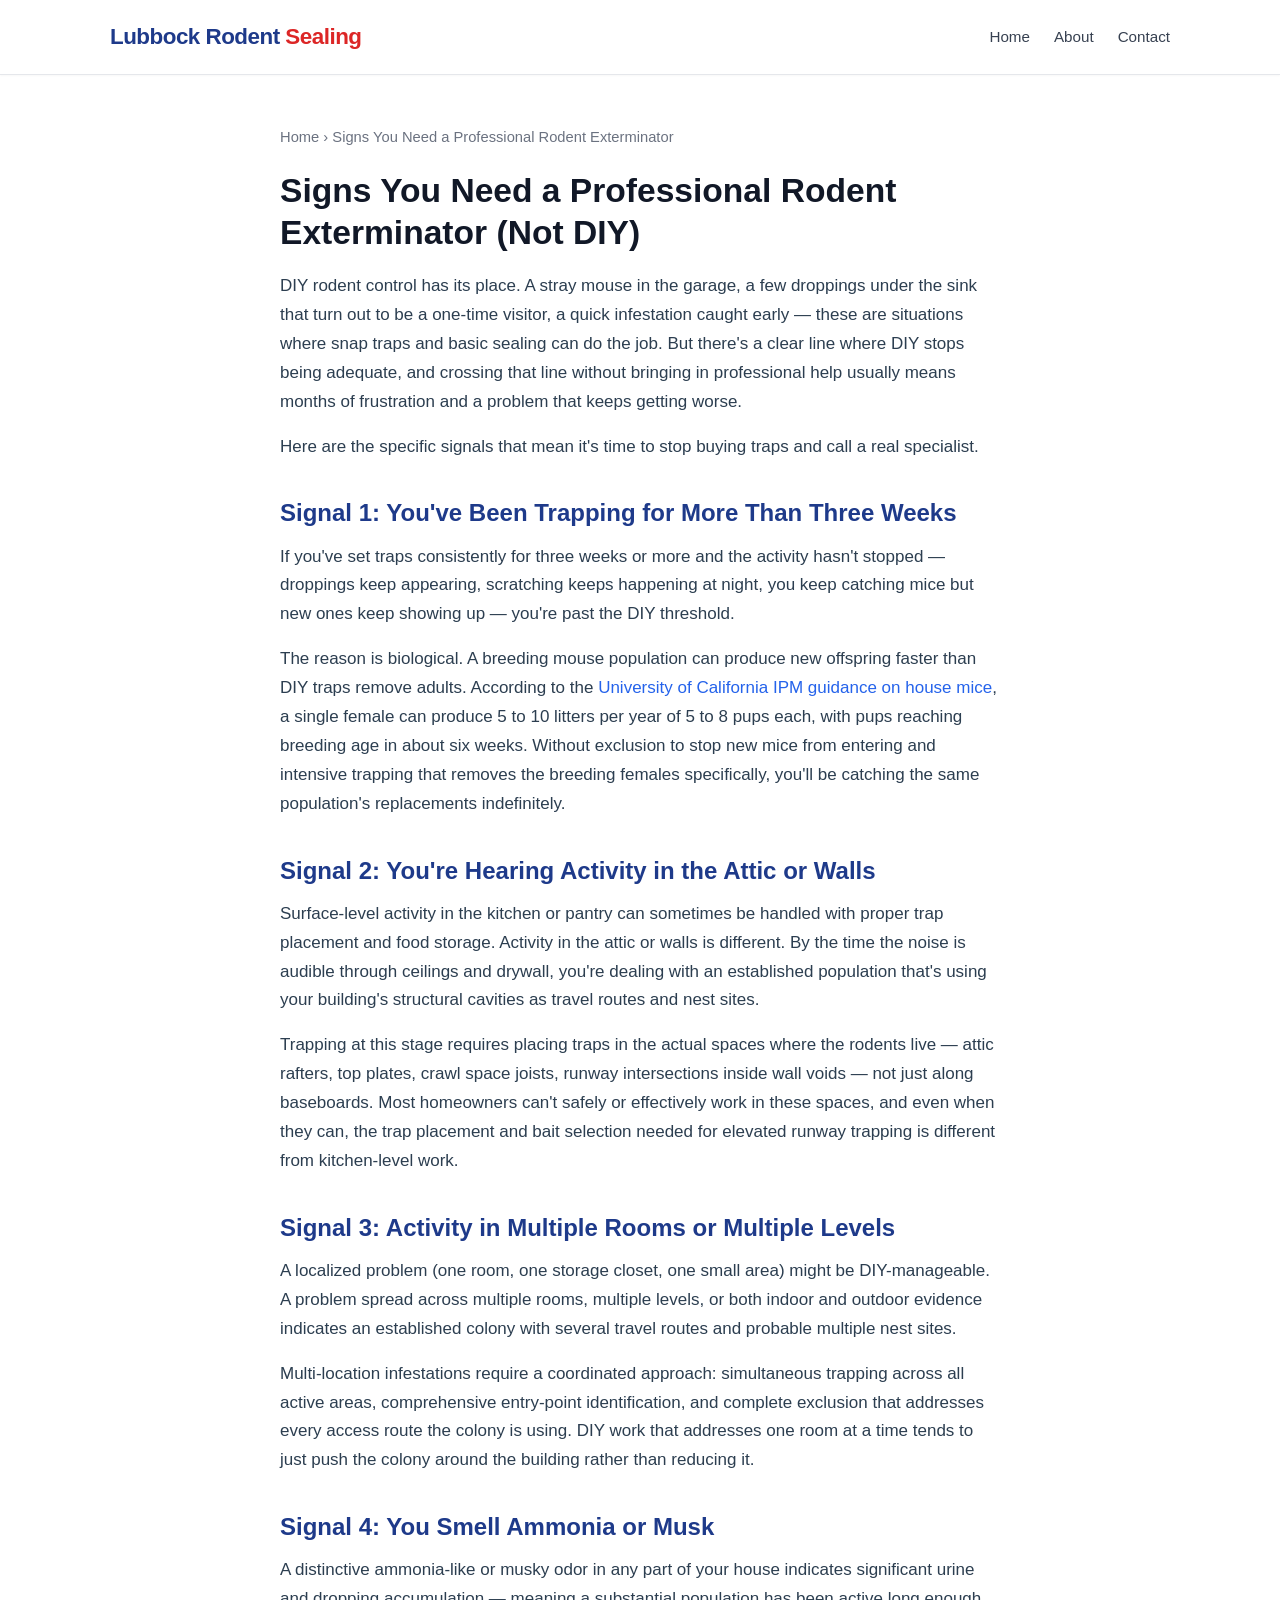
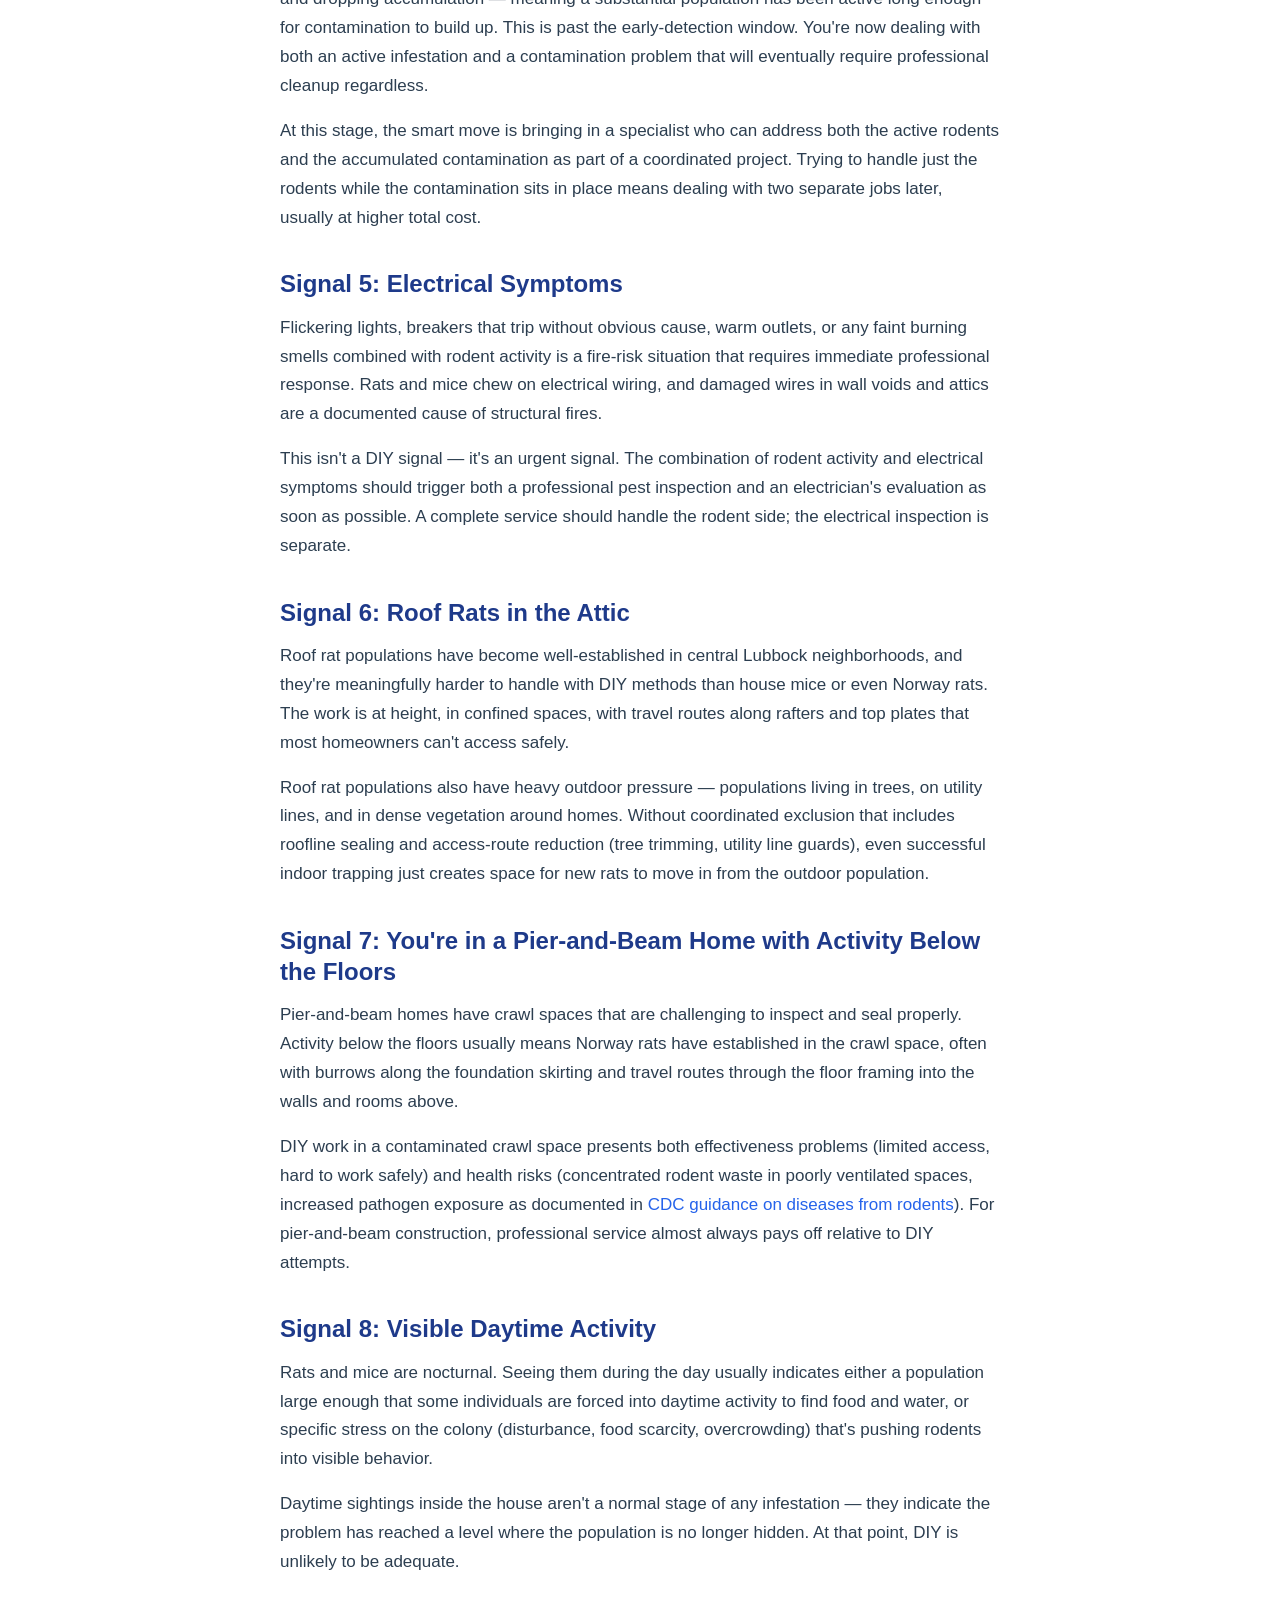
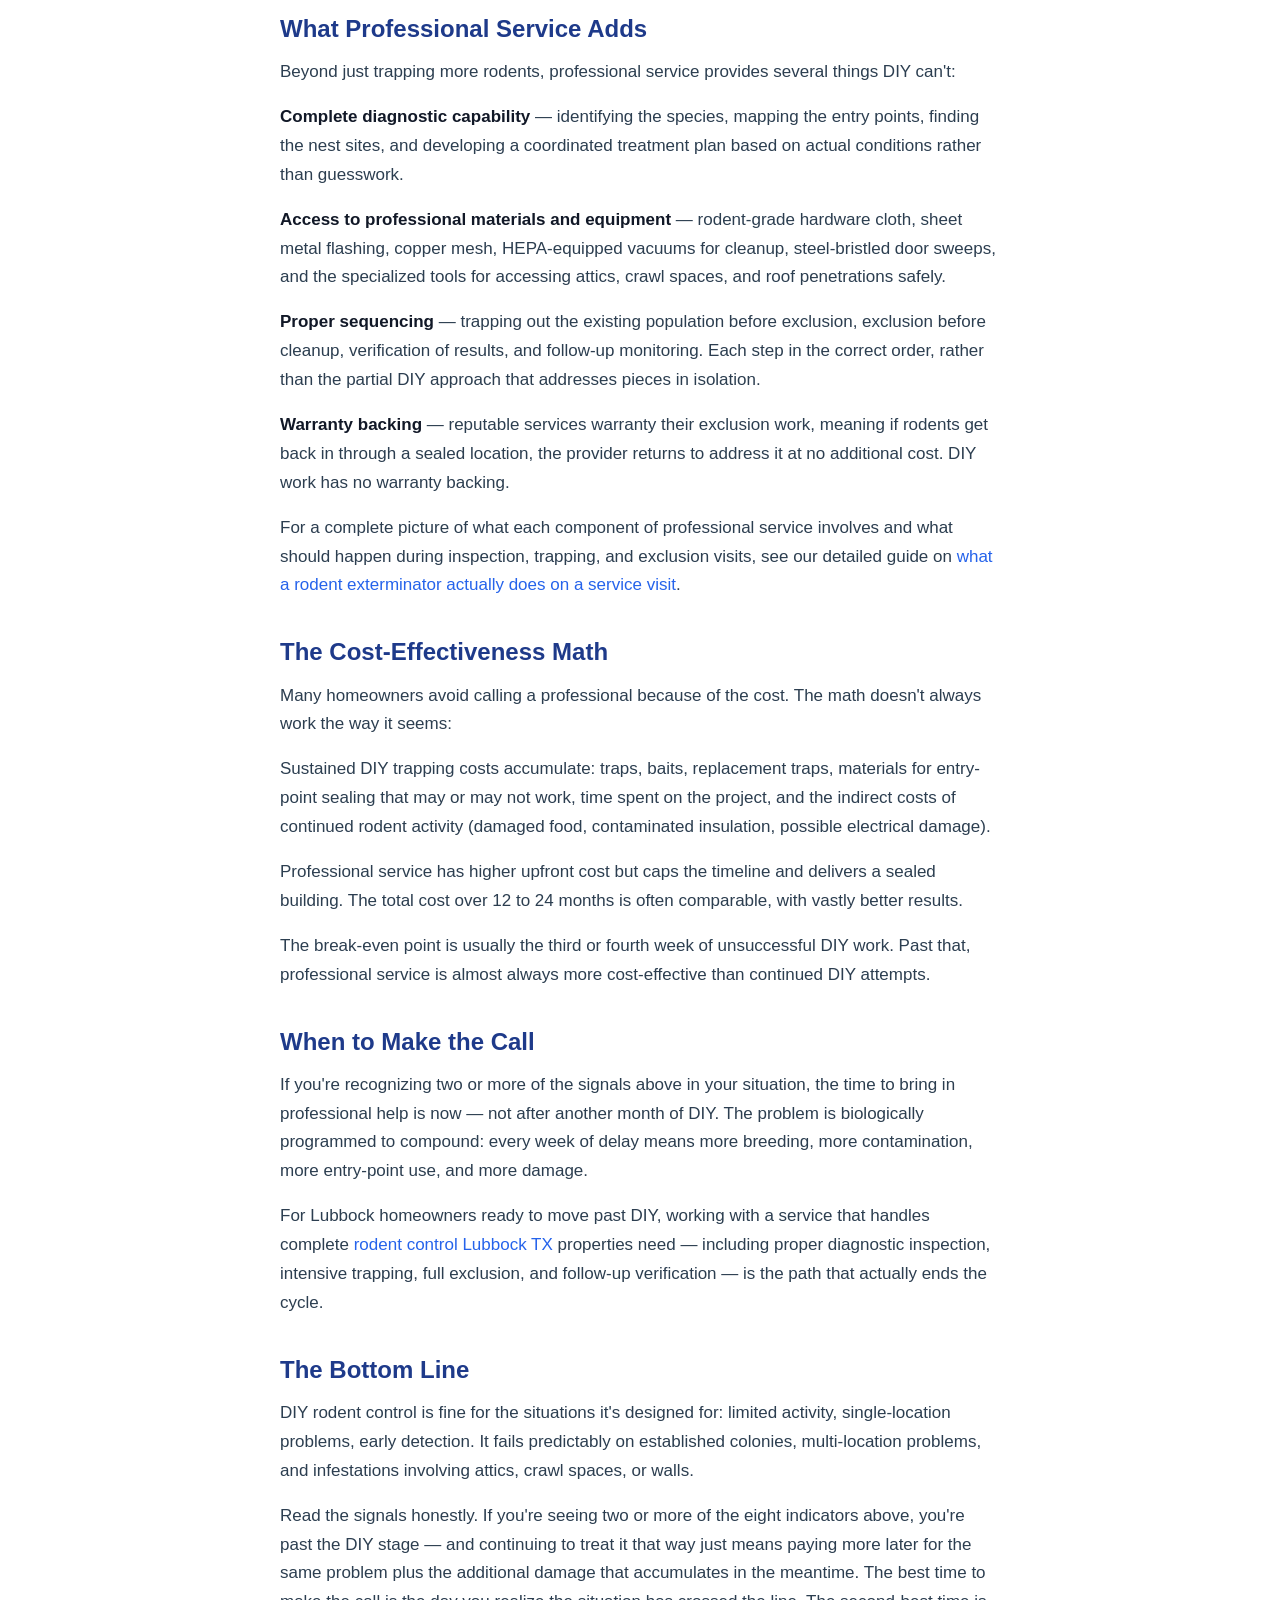
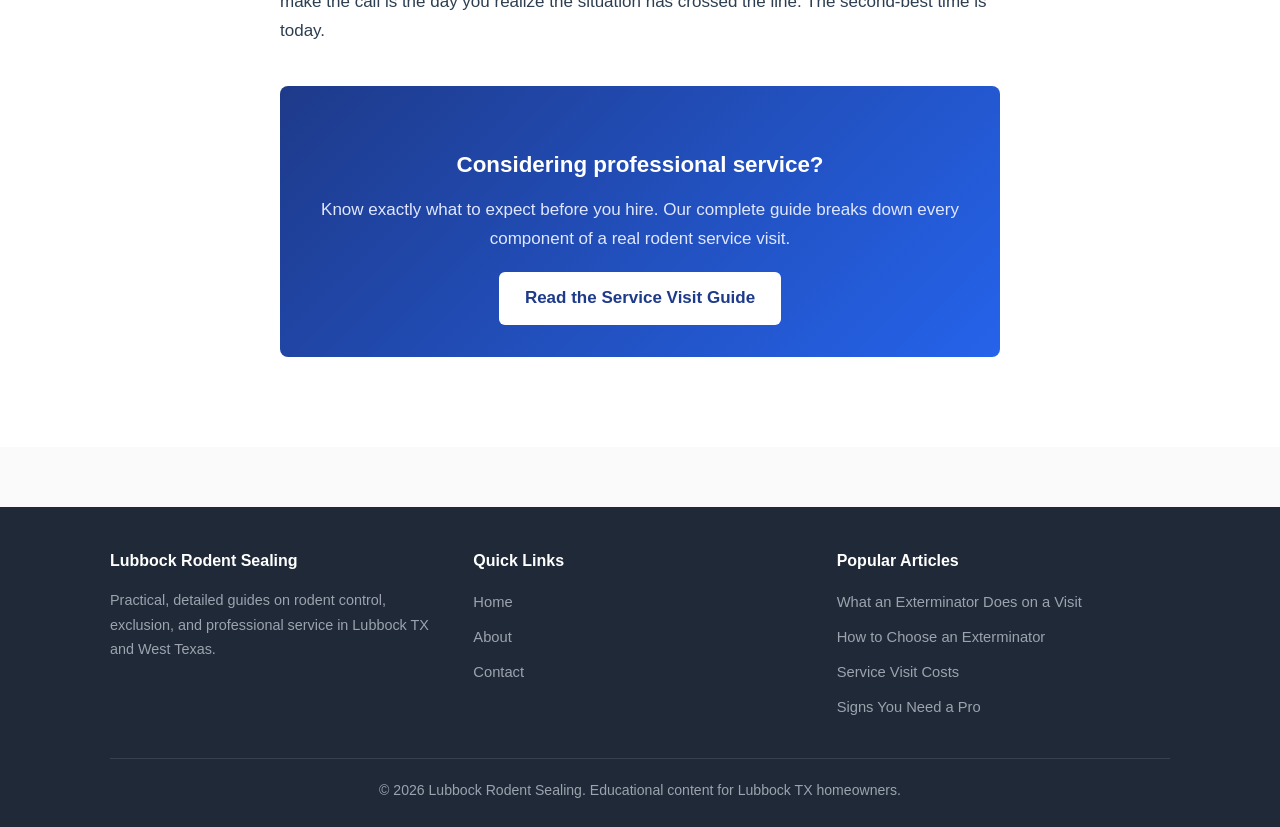
<file: signs-you-need-professional-rodent-exterminator/index.html>
<!DOCTYPE html>
<html lang="en">
<head>
<meta charset="UTF-8">
<meta name="viewport" content="width=device-width, initial-scale=1.0">
<title>Signs You Need a Professional Rodent Exterminator (Not DIY) | Lubbock Rodent Sealing</title>
<meta name="description" content="DIY traps work for stray mice. They fail on established colonies. The specific signals that mean it's time to stop buying snap traps and call a professional in Lubbock.">
<link rel="stylesheet" href="../css/style.css">
<link rel="canonical" href="https://lubbockrodentsealing.github.io/signs-you-need-professional-rodent-exterminator/">
</head>
<body>

<header class="site-header">
  <div class="container header-inner">
    <a href="../index.html" class="site-logo">Lubbock Rodent <span>Sealing</span></a>
    <nav class="site-nav">
      <ul>
        <li><a href="../index.html">Home</a></li>
        <li><a href="../about/">About</a></li>
        <li><a href="../contact/">Contact</a></li>
      </ul>
    </nav>
  </div>
</header>

<article class="article-page">
  <div class="container-narrow">

    <div class="article-meta">
      <a href="../index.html">Home</a> &rsaquo; Signs You Need a Professional Rodent Exterminator
    </div>

    <h1>Signs You Need a Professional Rodent Exterminator (Not DIY)</h1>

    <p>DIY rodent control has its place. A stray mouse in the garage, a few droppings under the sink that turn out to be a one-time visitor, a quick infestation caught early — these are situations where snap traps and basic sealing can do the job. But there's a clear line where DIY stops being adequate, and crossing that line without bringing in professional help usually means months of frustration and a problem that keeps getting worse.</p>

    <p>Here are the specific signals that mean it's time to stop buying traps and call a real specialist.</p>

    <h2>Signal 1: You've Been Trapping for More Than Three Weeks</h2>

    <p>If you've set traps consistently for three weeks or more and the activity hasn't stopped — droppings keep appearing, scratching keeps happening at night, you keep catching mice but new ones keep showing up — you're past the DIY threshold.</p>

    <p>The reason is biological. A breeding mouse population can produce new offspring faster than DIY traps remove adults. According to the <a href="https://ipm.ucanr.edu/PMG/PESTNOTES/pn7483.html" rel="noopener" target="_blank">University of California IPM guidance on house mice</a>, a single female can produce 5 to 10 litters per year of 5 to 8 pups each, with pups reaching breeding age in about six weeks. Without exclusion to stop new mice from entering and intensive trapping that removes the breeding females specifically, you'll be catching the same population's replacements indefinitely.</p>

    <h2>Signal 2: You're Hearing Activity in the Attic or Walls</h2>

    <p>Surface-level activity in the kitchen or pantry can sometimes be handled with proper trap placement and food storage. Activity in the attic or walls is different. By the time the noise is audible through ceilings and drywall, you're dealing with an established population that's using your building's structural cavities as travel routes and nest sites.</p>

    <p>Trapping at this stage requires placing traps in the actual spaces where the rodents live — attic rafters, top plates, crawl space joists, runway intersections inside wall voids — not just along baseboards. Most homeowners can't safely or effectively work in these spaces, and even when they can, the trap placement and bait selection needed for elevated runway trapping is different from kitchen-level work.</p>

    <h2>Signal 3: Activity in Multiple Rooms or Multiple Levels</h2>

    <p>A localized problem (one room, one storage closet, one small area) might be DIY-manageable. A problem spread across multiple rooms, multiple levels, or both indoor and outdoor evidence indicates an established colony with several travel routes and probable multiple nest sites.</p>

    <p>Multi-location infestations require a coordinated approach: simultaneous trapping across all active areas, comprehensive entry-point identification, and complete exclusion that addresses every access route the colony is using. DIY work that addresses one room at a time tends to just push the colony around the building rather than reducing it.</p>

    <h2>Signal 4: You Smell Ammonia or Musk</h2>

    <p>A distinctive ammonia-like or musky odor in any part of your house indicates significant urine and dropping accumulation — meaning a substantial population has been active long enough for contamination to build up. This is past the early-detection window. You're now dealing with both an active infestation and a contamination problem that will eventually require professional cleanup regardless.</p>

    <p>At this stage, the smart move is bringing in a specialist who can address both the active rodents and the accumulated contamination as part of a coordinated project. Trying to handle just the rodents while the contamination sits in place means dealing with two separate jobs later, usually at higher total cost.</p>

    <h2>Signal 5: Electrical Symptoms</h2>

    <p>Flickering lights, breakers that trip without obvious cause, warm outlets, or any faint burning smells combined with rodent activity is a fire-risk situation that requires immediate professional response. Rats and mice chew on electrical wiring, and damaged wires in wall voids and attics are a documented cause of structural fires.</p>

    <p>This isn't a DIY signal — it's an urgent signal. The combination of rodent activity and electrical symptoms should trigger both a professional pest inspection and an electrician's evaluation as soon as possible. A complete service should handle the rodent side; the electrical inspection is separate.</p>

    <h2>Signal 6: Roof Rats in the Attic</h2>

    <p>Roof rat populations have become well-established in central Lubbock neighborhoods, and they're meaningfully harder to handle with DIY methods than house mice or even Norway rats. The work is at height, in confined spaces, with travel routes along rafters and top plates that most homeowners can't access safely.</p>

    <p>Roof rat populations also have heavy outdoor pressure — populations living in trees, on utility lines, and in dense vegetation around homes. Without coordinated exclusion that includes roofline sealing and access-route reduction (tree trimming, utility line guards), even successful indoor trapping just creates space for new rats to move in from the outdoor population.</p>

    <h2>Signal 7: You're in a Pier-and-Beam Home with Activity Below the Floors</h2>

    <p>Pier-and-beam homes have crawl spaces that are challenging to inspect and seal properly. Activity below the floors usually means Norway rats have established in the crawl space, often with burrows along the foundation skirting and travel routes through the floor framing into the walls and rooms above.</p>

    <p>DIY work in a contaminated crawl space presents both effectiveness problems (limited access, hard to work safely) and health risks (concentrated rodent waste in poorly ventilated spaces, increased pathogen exposure as documented in <a href="https://www.cdc.gov/rodents/diseases/index.html" rel="noopener" target="_blank">CDC guidance on diseases from rodents</a>). For pier-and-beam construction, professional service almost always pays off relative to DIY attempts.</p>

    <h2>Signal 8: Visible Daytime Activity</h2>

    <p>Rats and mice are nocturnal. Seeing them during the day usually indicates either a population large enough that some individuals are forced into daytime activity to find food and water, or specific stress on the colony (disturbance, food scarcity, overcrowding) that's pushing rodents into visible behavior.</p>

    <p>Daytime sightings inside the house aren't a normal stage of any infestation — they indicate the problem has reached a level where the population is no longer hidden. At that point, DIY is unlikely to be adequate.</p>

    <h2>What Professional Service Adds</h2>

    <p>Beyond just trapping more rodents, professional service provides several things DIY can't:</p>

    <p><strong>Complete diagnostic capability</strong> — identifying the species, mapping the entry points, finding the nest sites, and developing a coordinated treatment plan based on actual conditions rather than guesswork.</p>

    <p><strong>Access to professional materials and equipment</strong> — rodent-grade hardware cloth, sheet metal flashing, copper mesh, HEPA-equipped vacuums for cleanup, steel-bristled door sweeps, and the specialized tools for accessing attics, crawl spaces, and roof penetrations safely.</p>

    <p><strong>Proper sequencing</strong> — trapping out the existing population before exclusion, exclusion before cleanup, verification of results, and follow-up monitoring. Each step in the correct order, rather than the partial DIY approach that addresses pieces in isolation.</p>

    <p><strong>Warranty backing</strong> — reputable services warranty their exclusion work, meaning if rodents get back in through a sealed location, the provider returns to address it at no additional cost. DIY work has no warranty backing.</p>

    <p>For a complete picture of what each component of professional service involves and what should happen during inspection, trapping, and exclusion visits, see our detailed guide on <a href="../what-does-rodent-exterminator-do/">what a rodent exterminator actually does on a service visit</a>.</p>

    <h2>The Cost-Effectiveness Math</h2>

    <p>Many homeowners avoid calling a professional because of the cost. The math doesn't always work the way it seems:</p>

    <p>Sustained DIY trapping costs accumulate: traps, baits, replacement traps, materials for entry-point sealing that may or may not work, time spent on the project, and the indirect costs of continued rodent activity (damaged food, contaminated insulation, possible electrical damage).</p>

    <p>Professional service has higher upfront cost but caps the timeline and delivers a sealed building. The total cost over 12 to 24 months is often comparable, with vastly better results.</p>

    <p>The break-even point is usually the third or fourth week of unsuccessful DIY work. Past that, professional service is almost always more cost-effective than continued DIY attempts.</p>

    <h2>When to Make the Call</h2>

    <p>If you're recognizing two or more of the signals above in your situation, the time to bring in professional help is now — not after another month of DIY. The problem is biologically programmed to compound: every week of delay means more breeding, more contamination, more entry-point use, and more damage.</p>

    <p>For Lubbock homeowners ready to move past DIY, working with a service that handles complete <a href="https://rodentcontrollubbock.com/" rel="noopener" target="_blank">rodent control Lubbock TX</a> properties need — including proper diagnostic inspection, intensive trapping, full exclusion, and follow-up verification — is the path that actually ends the cycle.</p>

    <h2>The Bottom Line</h2>

    <p>DIY rodent control is fine for the situations it's designed for: limited activity, single-location problems, early detection. It fails predictably on established colonies, multi-location problems, and infestations involving attics, crawl spaces, or walls.</p>

    <p>Read the signals honestly. If you're seeing two or more of the eight indicators above, you're past the DIY stage — and continuing to treat it that way just means paying more later for the same problem plus the additional damage that accumulates in the meantime. The best time to make the call is the day you realize the situation has crossed the line. The second-best time is today.</p>

    <div class="cta-box">
      <h3>Considering professional service?</h3>
      <p>Know exactly what to expect before you hire. Our complete guide breaks down every component of a real rodent service visit.</p>
      <a href="../what-does-rodent-exterminator-do/" class="cta-button">Read the Service Visit Guide</a>
    </div>

  </div>
</article>

<footer>
  <div class="container">
    <div class="footer-grid">
      <div>
        <h4>Lubbock Rodent Sealing</h4>
        <p style="color:#9ca3af;font-size:0.9rem;">Practical, detailed guides on rodent control, exclusion, and professional service in Lubbock TX and West Texas.</p>
      </div>
      <div>
        <h4>Quick Links</h4>
        <ul>
          <li><a href="../index.html">Home</a></li>
          <li><a href="../about/">About</a></li>
          <li><a href="../contact/">Contact</a></li>
        </ul>
      </div>
      <div>
        <h4>Popular Articles</h4>
        <ul>
          <li><a href="../what-does-rodent-exterminator-do/">What an Exterminator Does on a Visit</a></li>
          <li><a href="../how-to-choose-rodent-exterminator-lubbock/">How to Choose an Exterminator</a></li>
          <li><a href="../rodent-service-visit-cost-lubbock/">Service Visit Costs</a></li>
          <li><a href="../signs-you-need-professional-rodent-exterminator/">Signs You Need a Pro</a></li>
        </ul>
      </div>
    </div>
    <div class="copyright">
      &copy; 2026 Lubbock Rodent Sealing. Educational content for Lubbock TX homeowners.
    </div>
  </div>
</footer>

</body>
</html>
</file>
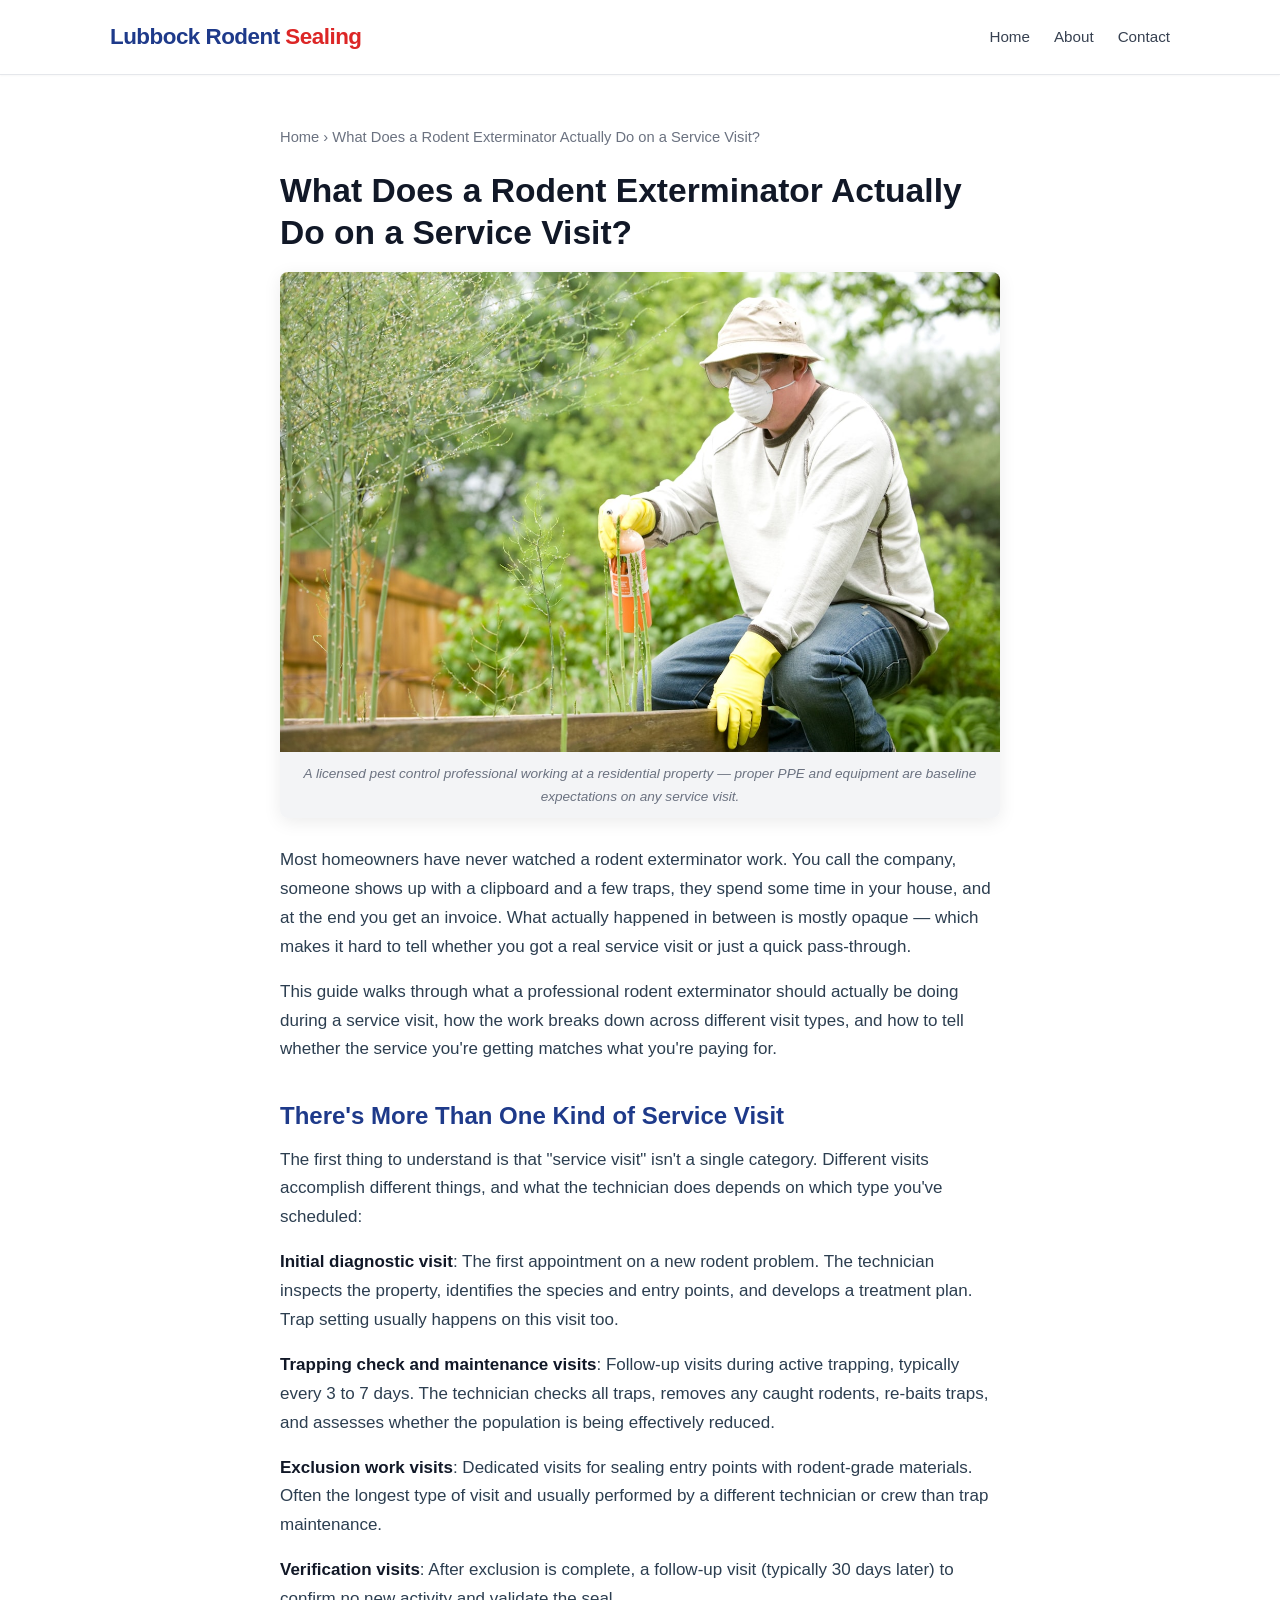
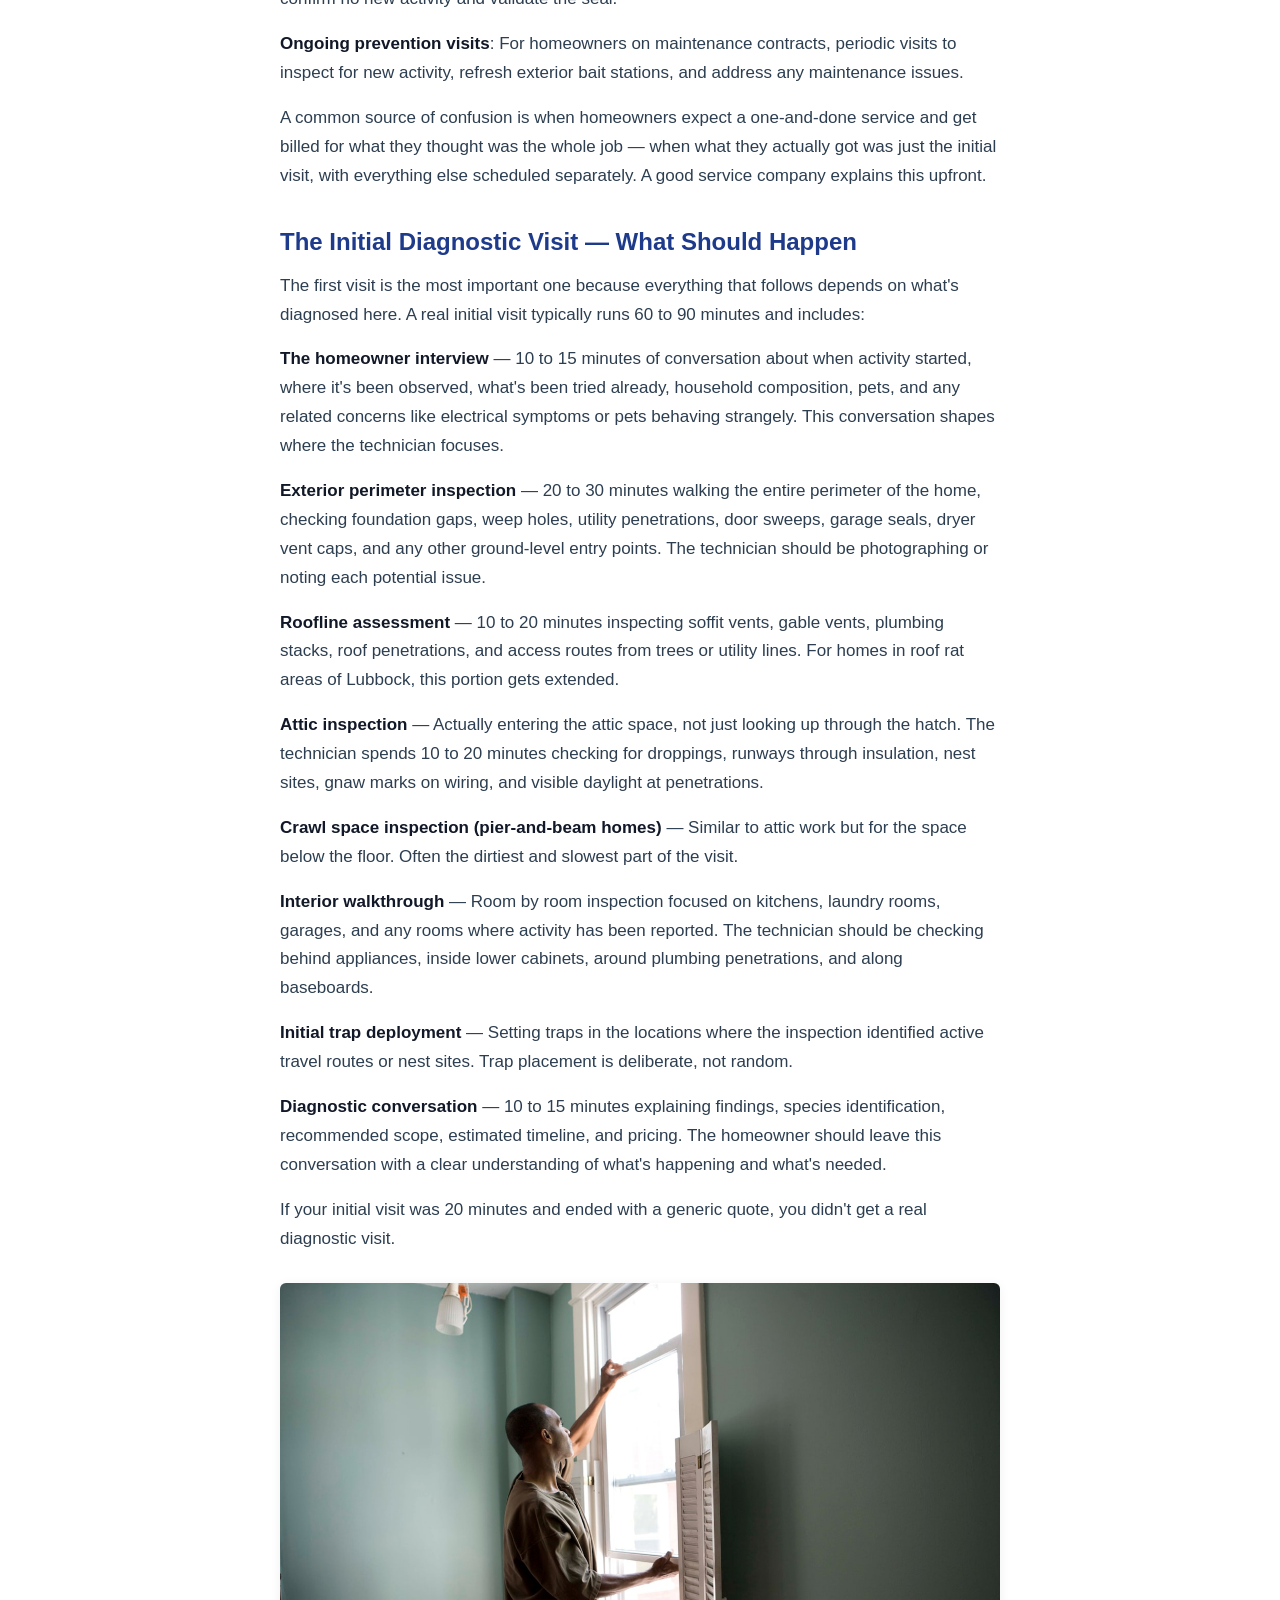
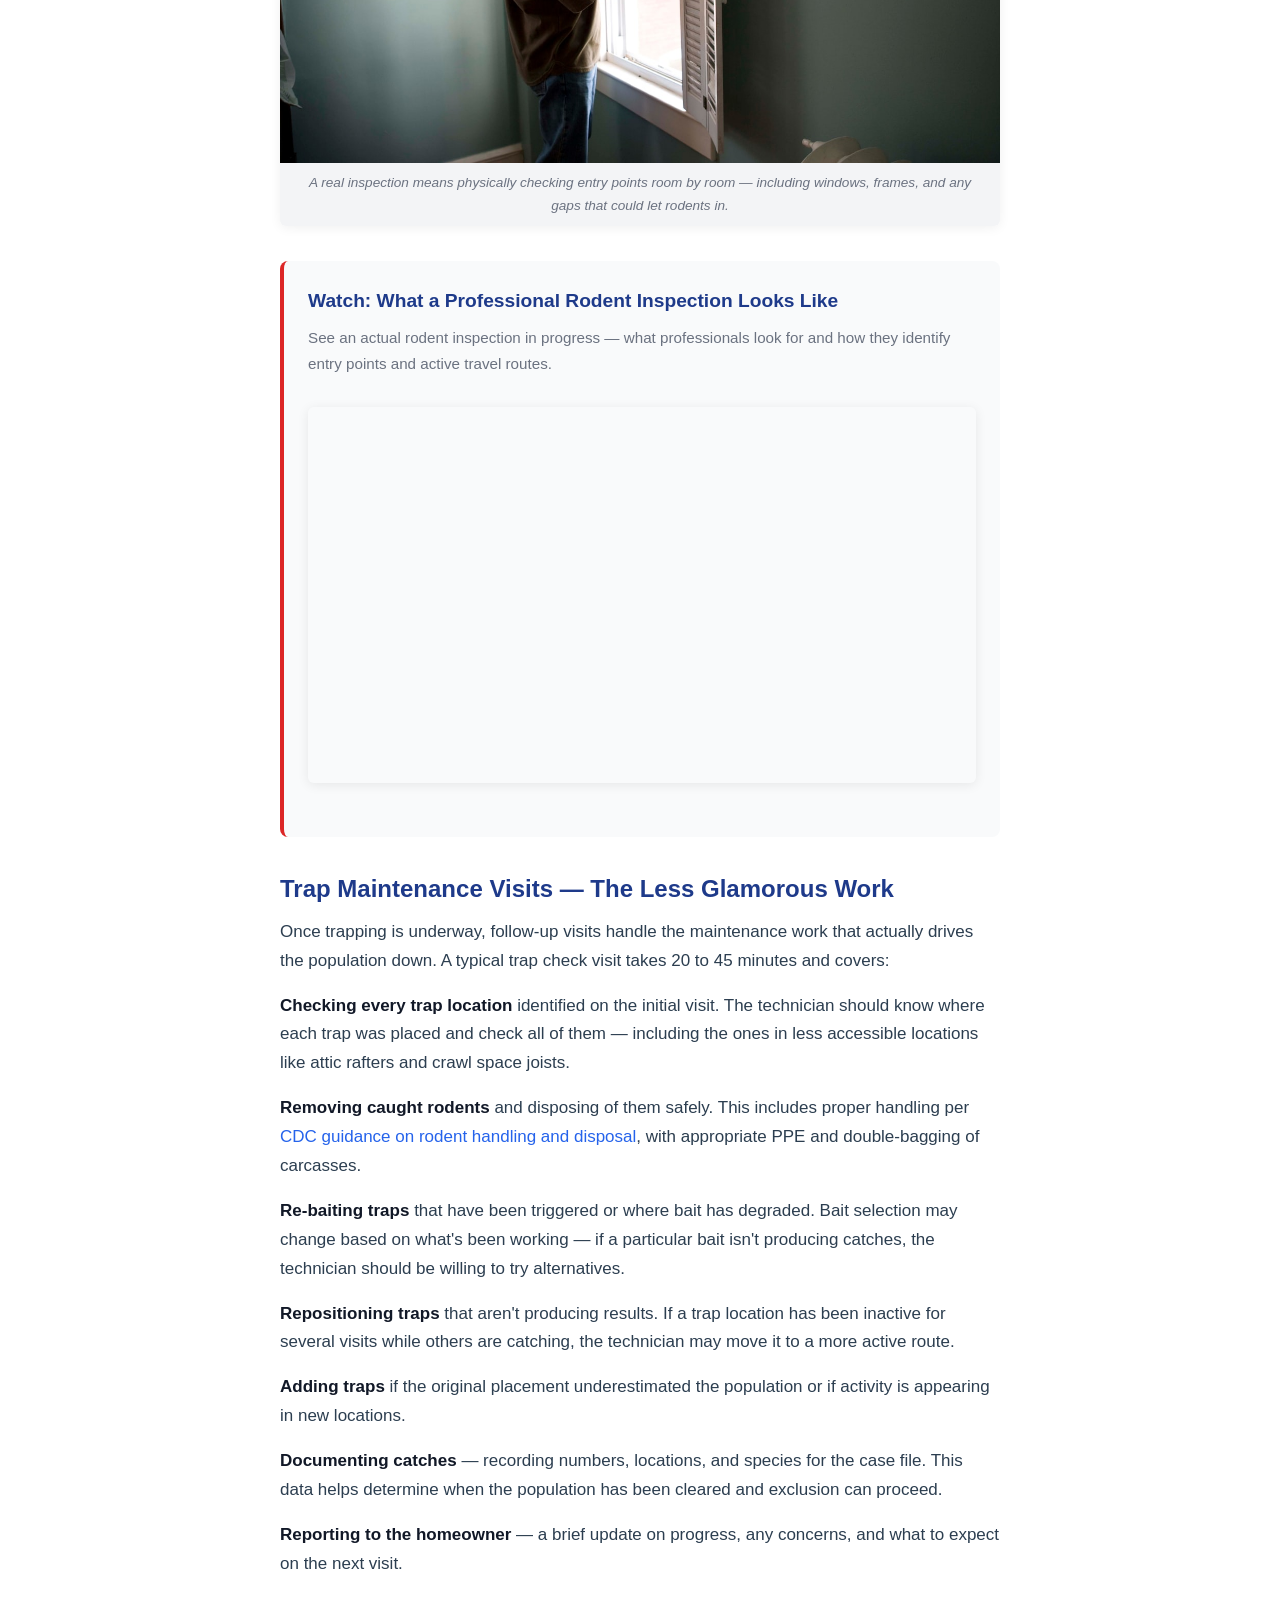
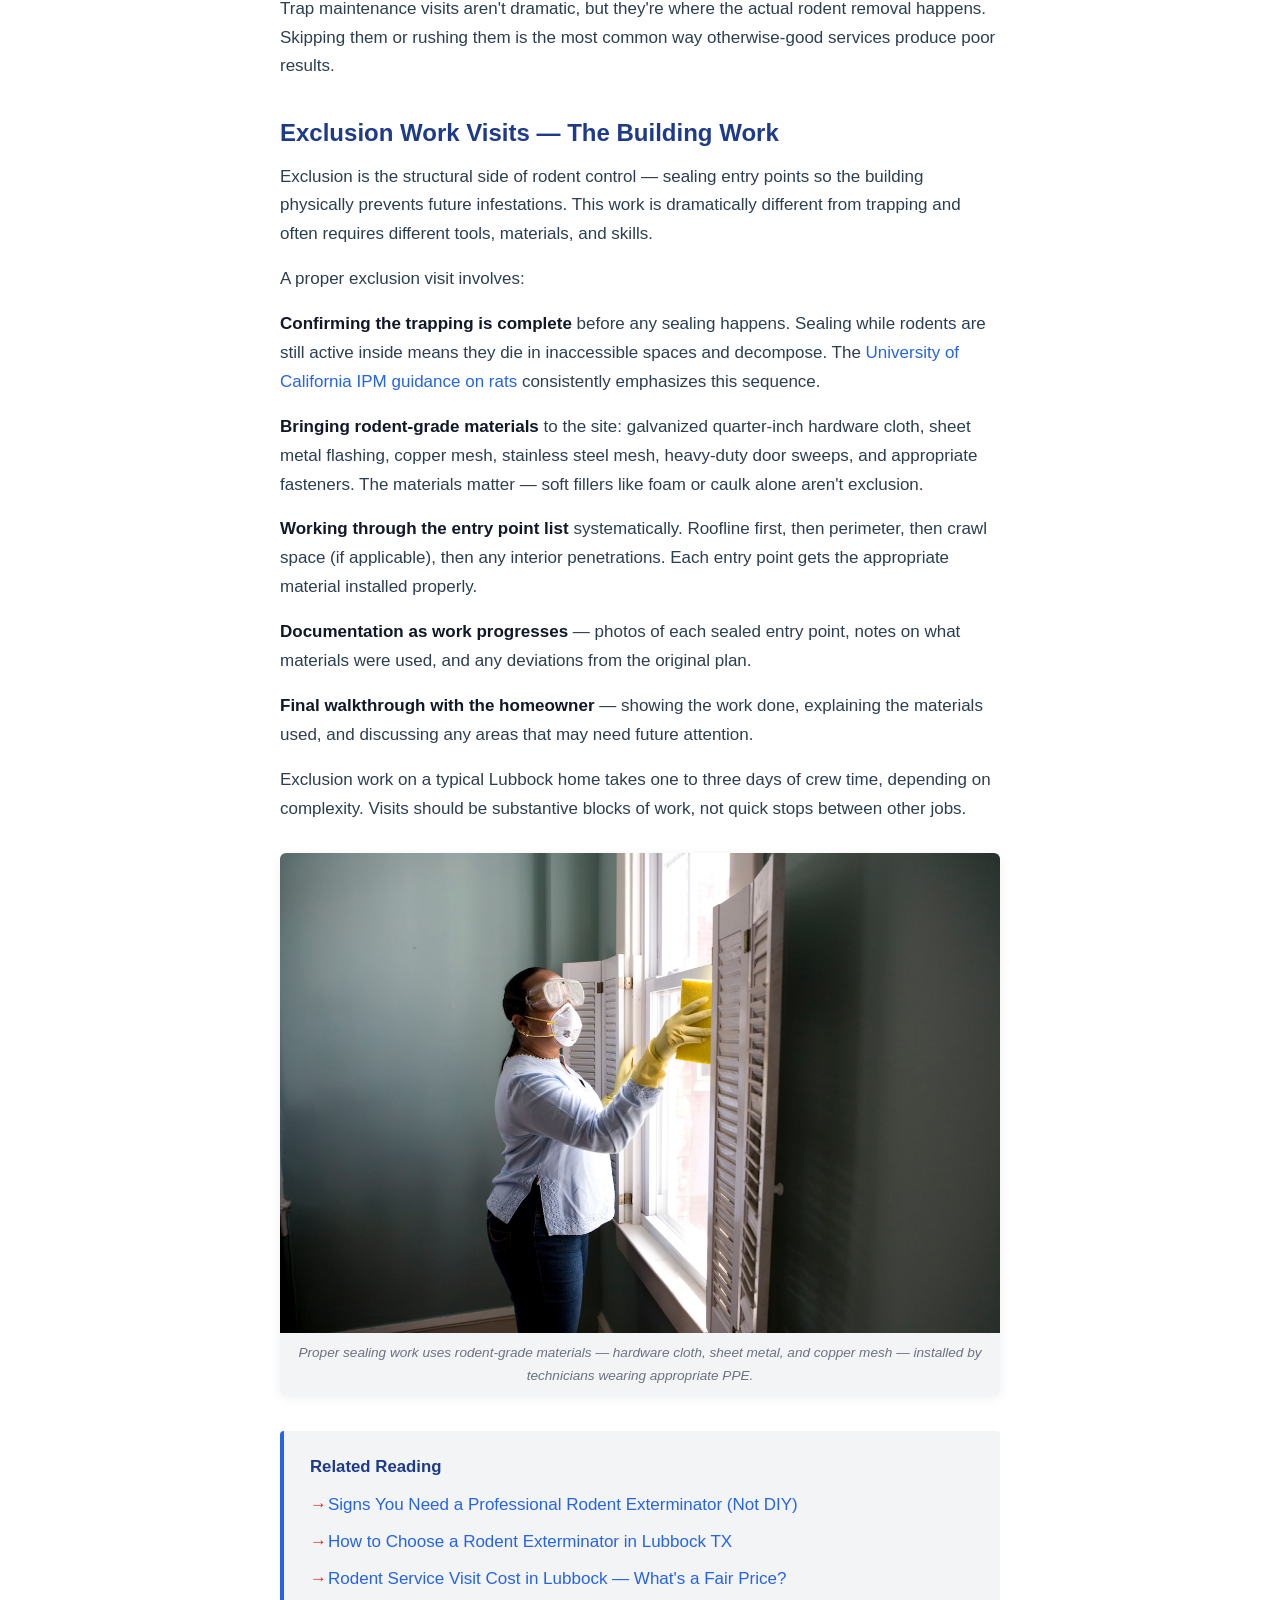
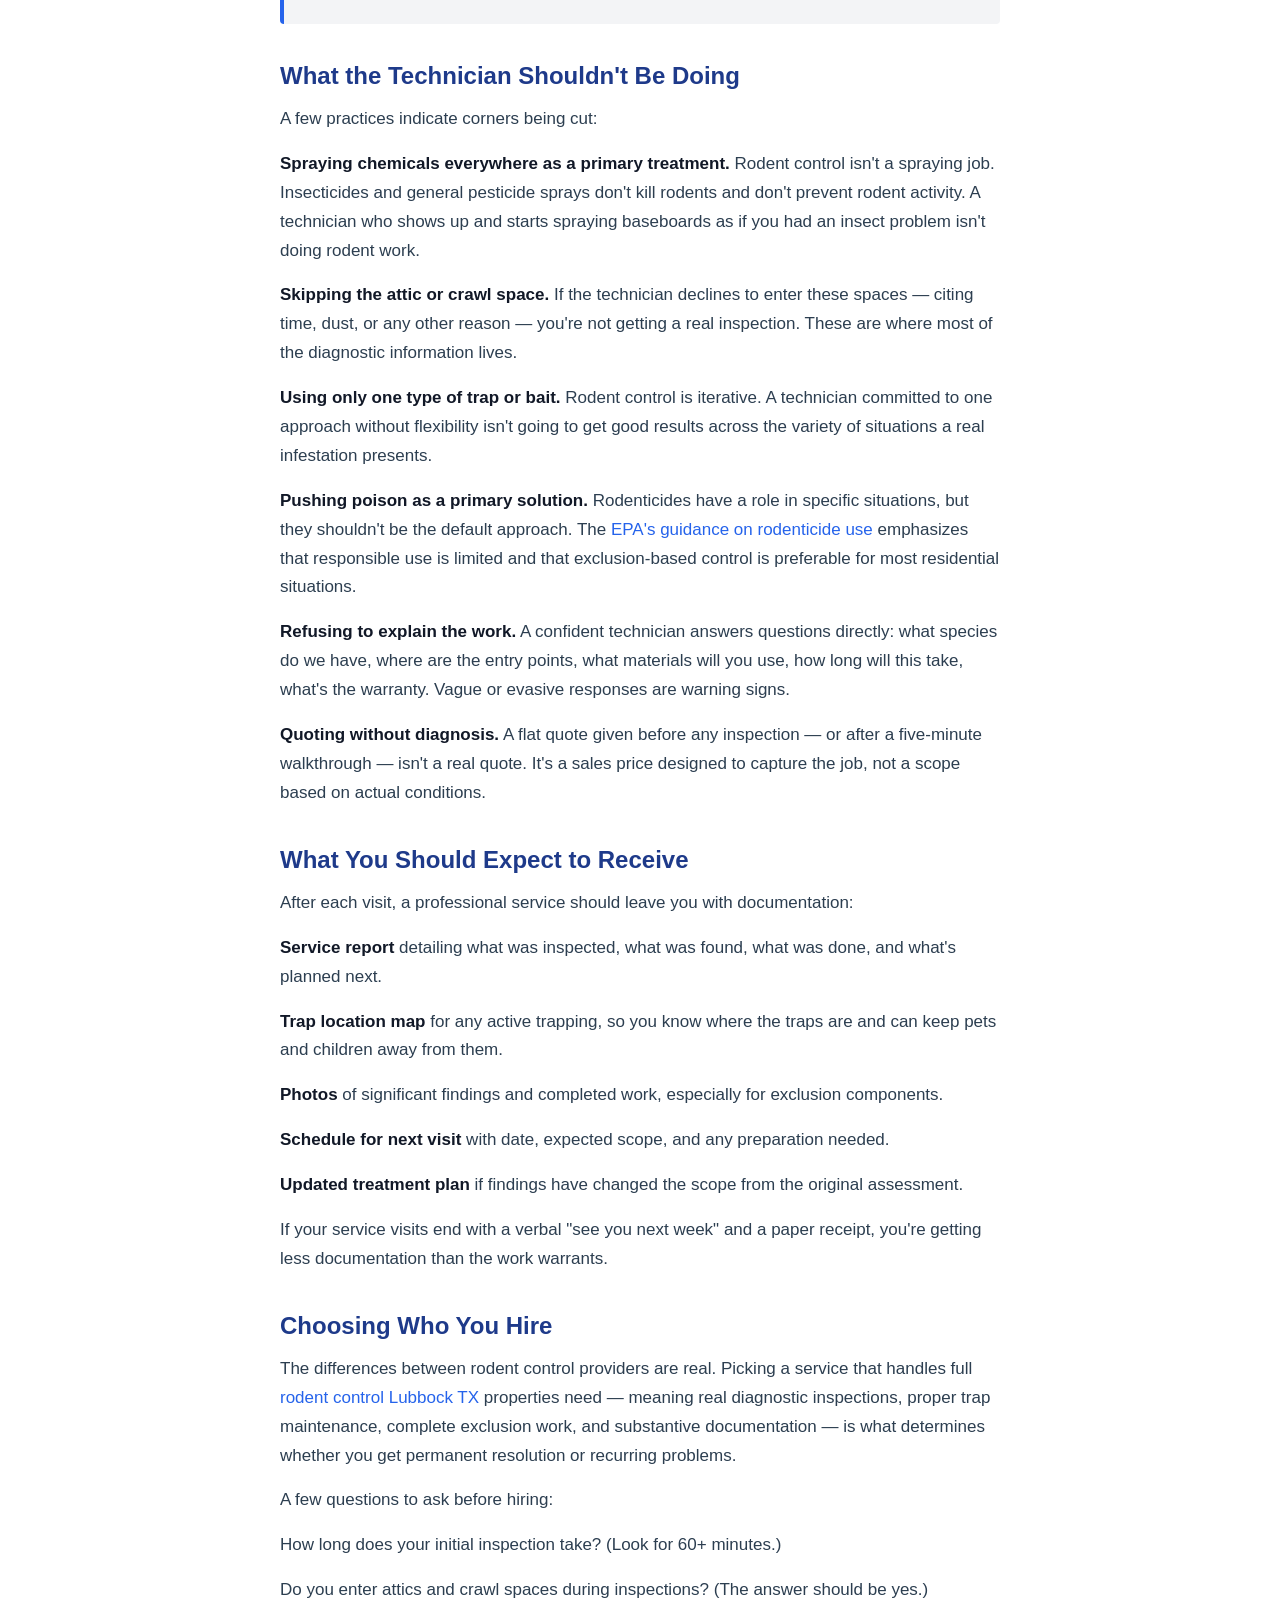
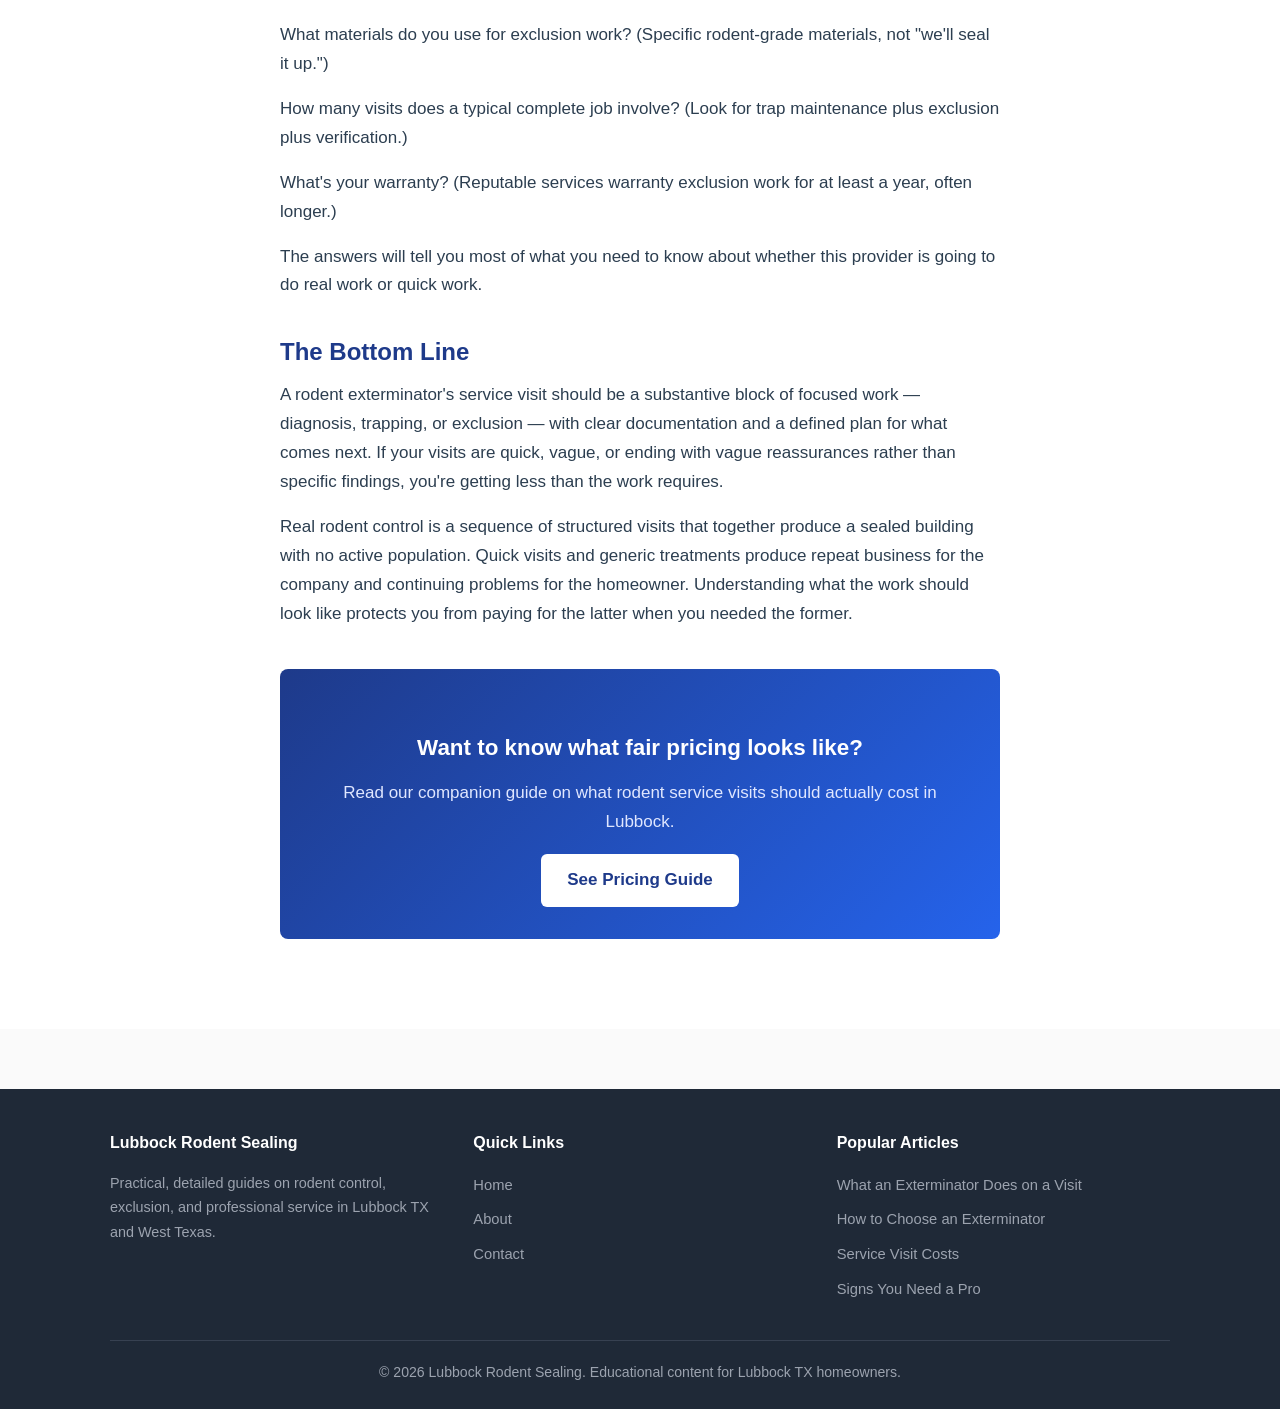
<file: what-does-rodent-exterminator-do/index.html>
<!DOCTYPE html>
<html lang="en">
<head>
<meta charset="UTF-8">
<meta name="viewport" content="width=device-width, initial-scale=1.0">
<title>What Does a Rodent Exterminator Actually Do on a Service Visit? | Lubbock Rodent Sealing</title>
<meta name="description" content="A complete breakdown of what professional rodent service visits should include in Lubbock TX — from inspection through trapping, exclusion, and verification.">
<link rel="stylesheet" href="../css/style.css">
<link rel="canonical" href="https://lubbockrodentsealing.github.io/what-does-rodent-exterminator-do/">
</head>
<body>

<header class="site-header">
  <div class="container header-inner">
    <a href="../index.html" class="site-logo">Lubbock Rodent <span>Sealing</span></a>
    <nav class="site-nav">
      <ul>
        <li><a href="../index.html">Home</a></li>
        <li><a href="../about/">About</a></li>
        <li><a href="../contact/">Contact</a></li>
      </ul>
    </nav>
  </div>
</header>

<article class="article-page">
  <div class="container-narrow">

    <div class="article-meta">
      <a href="../index.html">Home</a> &rsaquo; What Does a Rodent Exterminator Actually Do on a Service Visit?
    </div>

    <h1>What Does a Rodent Exterminator Actually Do on a Service Visit?</h1>

    <figure class="featured-image">
      <img src="../images/pest-control-professional.jpg" alt="Professional pest control technician wearing PPE inspecting a residential property" loading="eager">
      <figcaption>A licensed pest control professional working at a residential property — proper PPE and equipment are baseline expectations on any service visit.</figcaption>
    </figure>

    <p>Most homeowners have never watched a rodent exterminator work. You call the company, someone shows up with a clipboard and a few traps, they spend some time in your house, and at the end you get an invoice. What actually happened in between is mostly opaque — which makes it hard to tell whether you got a real service visit or just a quick pass-through.</p>

    <p>This guide walks through what a professional rodent exterminator should actually be doing during a service visit, how the work breaks down across different visit types, and how to tell whether the service you're getting matches what you're paying for.</p>

    <h2>There's More Than One Kind of Service Visit</h2>

    <p>The first thing to understand is that "service visit" isn't a single category. Different visits accomplish different things, and what the technician does depends on which type you've scheduled:</p>

    <p><strong>Initial diagnostic visit</strong>: The first appointment on a new rodent problem. The technician inspects the property, identifies the species and entry points, and develops a treatment plan. Trap setting usually happens on this visit too.</p>

    <p><strong>Trapping check and maintenance visits</strong>: Follow-up visits during active trapping, typically every 3 to 7 days. The technician checks all traps, removes any caught rodents, re-baits traps, and assesses whether the population is being effectively reduced.</p>

    <p><strong>Exclusion work visits</strong>: Dedicated visits for sealing entry points with rodent-grade materials. Often the longest type of visit and usually performed by a different technician or crew than trap maintenance.</p>

    <p><strong>Verification visits</strong>: After exclusion is complete, a follow-up visit (typically 30 days later) to confirm no new activity and validate the seal.</p>

    <p><strong>Ongoing prevention visits</strong>: For homeowners on maintenance contracts, periodic visits to inspect for new activity, refresh exterior bait stations, and address any maintenance issues.</p>

    <p>A common source of confusion is when homeowners expect a one-and-done service and get billed for what they thought was the whole job — when what they actually got was just the initial visit, with everything else scheduled separately. A good service company explains this upfront.</p>

    <h2>The Initial Diagnostic Visit — What Should Happen</h2>

    <p>The first visit is the most important one because everything that follows depends on what's diagnosed here. A real initial visit typically runs 60 to 90 minutes and includes:</p>

    <p><strong>The homeowner interview</strong> — 10 to 15 minutes of conversation about when activity started, where it's been observed, what's been tried already, household composition, pets, and any related concerns like electrical symptoms or pets behaving strangely. This conversation shapes where the technician focuses.</p>

    <p><strong>Exterior perimeter inspection</strong> — 20 to 30 minutes walking the entire perimeter of the home, checking foundation gaps, weep holes, utility penetrations, door sweeps, garage seals, dryer vent caps, and any other ground-level entry points. The technician should be photographing or noting each potential issue.</p>

    <p><strong>Roofline assessment</strong> — 10 to 20 minutes inspecting soffit vents, gable vents, plumbing stacks, roof penetrations, and access routes from trees or utility lines. For homes in roof rat areas of Lubbock, this portion gets extended.</p>

    <p><strong>Attic inspection</strong> — Actually entering the attic space, not just looking up through the hatch. The technician spends 10 to 20 minutes checking for droppings, runways through insulation, nest sites, gnaw marks on wiring, and visible daylight at penetrations.</p>

    <p><strong>Crawl space inspection (pier-and-beam homes)</strong> — Similar to attic work but for the space below the floor. Often the dirtiest and slowest part of the visit.</p>

    <p><strong>Interior walkthrough</strong> — Room by room inspection focused on kitchens, laundry rooms, garages, and any rooms where activity has been reported. The technician should be checking behind appliances, inside lower cabinets, around plumbing penetrations, and along baseboards.</p>

    <p><strong>Initial trap deployment</strong> — Setting traps in the locations where the inspection identified active travel routes or nest sites. Trap placement is deliberate, not random.</p>

    <p><strong>Diagnostic conversation</strong> — 10 to 15 minutes explaining findings, species identification, recommended scope, estimated timeline, and pricing. The homeowner should leave this conversation with a clear understanding of what's happening and what's needed.</p>

    <p>If your initial visit was 20 minutes and ended with a generic quote, you didn't get a real diagnostic visit.</p>

    <figure class="content-image">
      <img src="../images/home-inspection-entry-points.jpg" alt="Technician inspecting a window frame for rodent entry points" loading="lazy">
      <figcaption>A real inspection means physically checking entry points room by room — including windows, frames, and any gaps that could let rodents in.</figcaption>
    </figure>

    <div class="video-section">
      <h3>Watch: What a Professional Rodent Inspection Looks Like</h3>
      <p>See an actual rodent inspection in progress — what professionals look for and how they identify entry points and active travel routes.</p>
      <div class="video-embed">
        <iframe src="https://www.youtube.com/embed/og11iWJnY6I" title="Professional Rodent Inspection: How Experts Find Entry Points" allow="accelerometer; autoplay; clipboard-write; encrypted-media; gyroscope; picture-in-picture" allowfullscreen loading="lazy"></iframe>
      </div>
    </div>

    <h2>Trap Maintenance Visits — The Less Glamorous Work</h2>

    <p>Once trapping is underway, follow-up visits handle the maintenance work that actually drives the population down. A typical trap check visit takes 20 to 45 minutes and covers:</p>

    <p><strong>Checking every trap location</strong> identified on the initial visit. The technician should know where each trap was placed and check all of them — including the ones in less accessible locations like attic rafters and crawl space joists.</p>

    <p><strong>Removing caught rodents</strong> and disposing of them safely. This includes proper handling per <a href="https://www.cdc.gov/rodents/cleaning/index.html" rel="noopener" target="_blank">CDC guidance on rodent handling and disposal</a>, with appropriate PPE and double-bagging of carcasses.</p>

    <p><strong>Re-baiting traps</strong> that have been triggered or where bait has degraded. Bait selection may change based on what's been working — if a particular bait isn't producing catches, the technician should be willing to try alternatives.</p>

    <p><strong>Repositioning traps</strong> that aren't producing results. If a trap location has been inactive for several visits while others are catching, the technician may move it to a more active route.</p>

    <p><strong>Adding traps</strong> if the original placement underestimated the population or if activity is appearing in new locations.</p>

    <p><strong>Documenting catches</strong> — recording numbers, locations, and species for the case file. This data helps determine when the population has been cleared and exclusion can proceed.</p>

    <p><strong>Reporting to the homeowner</strong> — a brief update on progress, any concerns, and what to expect on the next visit.</p>

    <p>Trap maintenance visits aren't dramatic, but they're where the actual rodent removal happens. Skipping them or rushing them is the most common way otherwise-good services produce poor results.</p>

    <h2>Exclusion Work Visits — The Building Work</h2>

    <p>Exclusion is the structural side of rodent control — sealing entry points so the building physically prevents future infestations. This work is dramatically different from trapping and often requires different tools, materials, and skills.</p>

    <p>A proper exclusion visit involves:</p>

    <p><strong>Confirming the trapping is complete</strong> before any sealing happens. Sealing while rodents are still active inside means they die in inaccessible spaces and decompose. The <a href="https://ipm.ucanr.edu/PMG/PESTNOTES/pn74106.html" rel="noopener" target="_blank">University of California IPM guidance on rats</a> consistently emphasizes this sequence.</p>

    <p><strong>Bringing rodent-grade materials</strong> to the site: galvanized quarter-inch hardware cloth, sheet metal flashing, copper mesh, stainless steel mesh, heavy-duty door sweeps, and appropriate fasteners. The materials matter — soft fillers like foam or caulk alone aren't exclusion.</p>

    <p><strong>Working through the entry point list</strong> systematically. Roofline first, then perimeter, then crawl space (if applicable), then any interior penetrations. Each entry point gets the appropriate material installed properly.</p>

    <p><strong>Documentation as work progresses</strong> — photos of each sealed entry point, notes on what materials were used, and any deviations from the original plan.</p>

    <p><strong>Final walkthrough with the homeowner</strong> — showing the work done, explaining the materials used, and discussing any areas that may need future attention.</p>

    <p>Exclusion work on a typical Lubbock home takes one to three days of crew time, depending on complexity. Visits should be substantive blocks of work, not quick stops between other jobs.</p>

    <figure class="content-image">
      <img src="../images/professional-sealing-cleanup.jpg" alt="Professional in protective equipment working on a window frame to seal it" loading="lazy">
      <figcaption>Proper sealing work uses rodent-grade materials — hardware cloth, sheet metal, and copper mesh — installed by technicians wearing appropriate PPE.</figcaption>
    </figure>

    <div class="related-box">
      <h4>Related Reading</h4>
      <ul>
        <li><a href="../signs-you-need-professional-rodent-exterminator/">Signs You Need a Professional Rodent Exterminator (Not DIY)</a></li>
        <li><a href="../how-to-choose-rodent-exterminator-lubbock/">How to Choose a Rodent Exterminator in Lubbock TX</a></li>
        <li><a href="../rodent-service-visit-cost-lubbock/">Rodent Service Visit Cost in Lubbock — What's a Fair Price?</a></li>
      </ul>
    </div>

    <h2>What the Technician Shouldn't Be Doing</h2>

    <p>A few practices indicate corners being cut:</p>

    <p><strong>Spraying chemicals everywhere as a primary treatment.</strong> Rodent control isn't a spraying job. Insecticides and general pesticide sprays don't kill rodents and don't prevent rodent activity. A technician who shows up and starts spraying baseboards as if you had an insect problem isn't doing rodent work.</p>

    <p><strong>Skipping the attic or crawl space.</strong> If the technician declines to enter these spaces — citing time, dust, or any other reason — you're not getting a real inspection. These are where most of the diagnostic information lives.</p>

    <p><strong>Using only one type of trap or bait.</strong> Rodent control is iterative. A technician committed to one approach without flexibility isn't going to get good results across the variety of situations a real infestation presents.</p>

    <p><strong>Pushing poison as a primary solution.</strong> Rodenticides have a role in specific situations, but they shouldn't be the default approach. The <a href="https://www.epa.gov/rodenticides/restrictions-rodenticides-protect-children-pets-and-wildlife" rel="noopener" target="_blank">EPA's guidance on rodenticide use</a> emphasizes that responsible use is limited and that exclusion-based control is preferable for most residential situations.</p>

    <p><strong>Refusing to explain the work.</strong> A confident technician answers questions directly: what species do we have, where are the entry points, what materials will you use, how long will this take, what's the warranty. Vague or evasive responses are warning signs.</p>

    <p><strong>Quoting without diagnosis.</strong> A flat quote given before any inspection — or after a five-minute walkthrough — isn't a real quote. It's a sales price designed to capture the job, not a scope based on actual conditions.</p>

    <h2>What You Should Expect to Receive</h2>

    <p>After each visit, a professional service should leave you with documentation:</p>

    <p><strong>Service report</strong> detailing what was inspected, what was found, what was done, and what's planned next.</p>

    <p><strong>Trap location map</strong> for any active trapping, so you know where the traps are and can keep pets and children away from them.</p>

    <p><strong>Photos</strong> of significant findings and completed work, especially for exclusion components.</p>

    <p><strong>Schedule for next visit</strong> with date, expected scope, and any preparation needed.</p>

    <p><strong>Updated treatment plan</strong> if findings have changed the scope from the original assessment.</p>

    <p>If your service visits end with a verbal "see you next week" and a paper receipt, you're getting less documentation than the work warrants.</p>

    <h2>Choosing Who You Hire</h2>

    <p>The differences between rodent control providers are real. Picking a service that handles full <a href="https://rodentcontrollubbock.com/" rel="noopener" target="_blank">rodent control Lubbock TX</a> properties need — meaning real diagnostic inspections, proper trap maintenance, complete exclusion work, and substantive documentation — is what determines whether you get permanent resolution or recurring problems.</p>

    <p>A few questions to ask before hiring:</p>

    <p>How long does your initial inspection take? (Look for 60+ minutes.)</p>

    <p>Do you enter attics and crawl spaces during inspections? (The answer should be yes.)</p>

    <p>What materials do you use for exclusion work? (Specific rodent-grade materials, not "we'll seal it up.")</p>

    <p>How many visits does a typical complete job involve? (Look for trap maintenance plus exclusion plus verification.)</p>

    <p>What's your warranty? (Reputable services warranty exclusion work for at least a year, often longer.)</p>

    <p>The answers will tell you most of what you need to know about whether this provider is going to do real work or quick work.</p>

    <h2>The Bottom Line</h2>

    <p>A rodent exterminator's service visit should be a substantive block of focused work — diagnosis, trapping, or exclusion — with clear documentation and a defined plan for what comes next. If your visits are quick, vague, or ending with vague reassurances rather than specific findings, you're getting less than the work requires.</p>

    <p>Real rodent control is a sequence of structured visits that together produce a sealed building with no active population. Quick visits and generic treatments produce repeat business for the company and continuing problems for the homeowner. Understanding what the work should look like protects you from paying for the latter when you needed the former.</p>

    <div class="cta-box">
      <h3>Want to know what fair pricing looks like?</h3>
      <p>Read our companion guide on what rodent service visits should actually cost in Lubbock.</p>
      <a href="../rodent-service-visit-cost-lubbock/" class="cta-button">See Pricing Guide</a>
    </div>

  </div>
</article>

<footer>
  <div class="container">
    <div class="footer-grid">
      <div>
        <h4>Lubbock Rodent Sealing</h4>
        <p style="color:#9ca3af;font-size:0.9rem;">Practical, detailed guides on rodent control, exclusion, and professional service in Lubbock TX and West Texas.</p>
      </div>
      <div>
        <h4>Quick Links</h4>
        <ul>
          <li><a href="../index.html">Home</a></li>
          <li><a href="../about/">About</a></li>
          <li><a href="../contact/">Contact</a></li>
        </ul>
      </div>
      <div>
        <h4>Popular Articles</h4>
        <ul>
          <li><a href="../what-does-rodent-exterminator-do/">What an Exterminator Does on a Visit</a></li>
          <li><a href="../how-to-choose-rodent-exterminator-lubbock/">How to Choose an Exterminator</a></li>
          <li><a href="../rodent-service-visit-cost-lubbock/">Service Visit Costs</a></li>
          <li><a href="../signs-you-need-professional-rodent-exterminator/">Signs You Need a Pro</a></li>
        </ul>
      </div>
    </div>
    <div class="copyright">
      &copy; 2026 Lubbock Rodent Sealing. Educational content for Lubbock TX homeowners.
    </div>
  </div>
</footer>

</body>
</html>
</file>
<file: css/style.css>
/* ===== Reset & Base ===== */
* { box-sizing: border-box; margin: 0; padding: 0; }

html { scroll-behavior: smooth; }

body {
  font-family: -apple-system, BlinkMacSystemFont, "Segoe UI", Roboto, "Helvetica Neue", Arial, sans-serif;
  color: #2c3e50;
  background: #fafafa;
  line-height: 1.7;
  font-size: 17px;
}

img { max-width: 100%; height: auto; display: block; }

a { color: #2563eb; text-decoration: none; }
a:hover { text-decoration: underline; }

/* ===== Container ===== */
.container {
  max-width: 1100px;
  margin: 0 auto;
  padding: 0 20px;
}

.container-narrow {
  max-width: 760px;
  margin: 0 auto;
  padding: 0 20px;
}

/* ===== Header ===== */
.site-header {
  background: #fff;
  border-bottom: 1px solid #e5e7eb;
  padding: 18px 0;
  position: sticky;
  top: 0;
  z-index: 100;
  box-shadow: 0 1px 2px rgba(0,0,0,0.03);
}

.header-inner {
  display: flex;
  justify-content: space-between;
  align-items: center;
  flex-wrap: wrap;
  gap: 14px;
}

.site-logo {
  font-size: 1.4rem;
  font-weight: 700;
  color: #1e3a8a;
  text-decoration: none;
  letter-spacing: -0.5px;
}

.site-logo span { color: #dc2626; }

.site-nav ul {
  list-style: none;
  display: flex;
  gap: 24px;
}

.site-nav a {
  color: #374151;
  font-weight: 500;
  font-size: 0.95rem;
}

.site-nav a:hover { color: #1e3a8a; text-decoration: none; }

/* ===== Hero ===== */
.hero {
  background: linear-gradient(135deg, #1e3a8a 0%, #1e40af 100%);
  color: #fff;
  padding: 70px 0 60px;
  text-align: center;
}

.hero h1 {
  font-size: 2.4rem;
  margin-bottom: 16px;
  line-height: 1.2;
  font-weight: 700;
}

.hero p {
  font-size: 1.15rem;
  max-width: 700px;
  margin: 0 auto;
  opacity: 0.95;
}

/* ===== Main Content ===== */
main {
  padding: 50px 0;
}

.section-title {
  font-size: 1.7rem;
  margin-bottom: 30px;
  color: #1e3a8a;
  border-bottom: 3px solid #dc2626;
  padding-bottom: 10px;
  display: inline-block;
}

/* ===== Article Cards (Homepage Grid) ===== */
.articles-grid {
  display: grid;
  grid-template-columns: repeat(auto-fit, minmax(300px, 1fr));
  gap: 28px;
  margin-bottom: 50px;
}

.article-card {
  background: #fff;
  border: 1px solid #e5e7eb;
  border-radius: 8px;
  padding: 26px;
  transition: transform 0.2s, box-shadow 0.2s;
}

.article-card:hover {
  transform: translateY(-3px);
  box-shadow: 0 10px 25px rgba(0,0,0,0.08);
}

.article-card.featured {
  border-left: 4px solid #dc2626;
  background: #fffaf7;
}

.article-card .badge {
  display: inline-block;
  background: #dc2626;
  color: #fff;
  font-size: 0.72rem;
  padding: 3px 10px;
  border-radius: 12px;
  font-weight: 600;
  letter-spacing: 0.5px;
  text-transform: uppercase;
  margin-bottom: 12px;
}

.article-card h3 {
  font-size: 1.2rem;
  margin-bottom: 12px;
  line-height: 1.35;
}

.article-card h3 a {
  color: #111827;
  text-decoration: none;
}

.article-card h3 a:hover { color: #1e3a8a; }

.article-card p {
  color: #555;
  font-size: 0.96rem;
  margin-bottom: 14px;
}

.article-card .read-more {
  font-weight: 600;
  font-size: 0.9rem;
  color: #dc2626;
}

/* ===== Article Page ===== */
.article-page {
  background: #fff;
  padding: 50px 0;
}

.article-meta {
  color: #6b7280;
  font-size: 0.92rem;
  margin-bottom: 20px;
}

.article-meta a { color: #6b7280; }

.article-page h1 {
  font-size: 2.1rem;
  line-height: 1.25;
  margin-bottom: 18px;
  color: #111827;
  font-weight: 700;
}

.article-page h2 {
  font-size: 1.5rem;
  margin: 36px 0 14px;
  color: #1e3a8a;
  line-height: 1.3;
  font-weight: 650;
}

.article-page h3 {
  font-size: 1.2rem;
  margin: 28px 0 10px;
  color: #1f2937;
}

.article-page p {
  margin-bottom: 16px;
  color: #2c3e50;
}

.article-page ul, .article-page ol {
  margin: 0 0 18px 22px;
}

.article-page li {
  margin-bottom: 6px;
}

.article-page strong { color: #111827; }

/* ===== Featured Image ===== */
.featured-image {
  margin: 0 0 28px;
  border-radius: 8px;
  overflow: hidden;
  box-shadow: 0 4px 18px rgba(0,0,0,0.08);
}

.featured-image img {
  width: 100%;
  height: auto;
  display: block;
}

.featured-image figcaption {
  background: #f3f4f6;
  color: #6b7280;
  font-size: 0.85rem;
  text-align: center;
  padding: 10px 14px;
  font-style: italic;
}

/* ===== Inline Content Image ===== */
.content-image {
  margin: 30px 0;
  border-radius: 6px;
  overflow: hidden;
  box-shadow: 0 2px 12px rgba(0,0,0,0.06);
}

.content-image img {
  width: 100%;
  height: auto;
  display: block;
}

.content-image figcaption {
  background: #f3f4f6;
  color: #6b7280;
  font-size: 0.85rem;
  text-align: center;
  padding: 8px 14px;
  font-style: italic;
}

/* ===== YouTube Video Embed (responsive 16:9) ===== */
.video-embed {
  position: relative;
  width: 100%;
  padding-bottom: 56.25%; /* 16:9 */
  height: 0;
  margin: 30px 0;
  border-radius: 6px;
  overflow: hidden;
  box-shadow: 0 2px 12px rgba(0,0,0,0.08);
}

.video-embed iframe {
  position: absolute;
  top: 0;
  left: 0;
  width: 100%;
  height: 100%;
  border: 0;
}

.video-section {
  margin: 35px 0;
  padding: 24px;
  background: #f9fafb;
  border-radius: 8px;
  border-left: 4px solid #dc2626;
}

.video-section h3 {
  color: #1e3a8a;
  font-size: 1.2rem;
  margin-bottom: 8px !important;
  margin-top: 0 !important;
}

.video-section p {
  color: #6b7280;
  font-size: 0.95rem;
  margin-bottom: 14px;
}

/* ===== Callout / Related Box ===== */
.related-box {
  background: #f3f4f6;
  border-left: 4px solid #2563eb;
  padding: 22px 26px;
  margin: 35px 0;
  border-radius: 4px;
}

.related-box h4 {
  font-size: 1.05rem;
  color: #1e3a8a;
  margin-bottom: 10px;
}

.related-box ul {
  margin: 0;
  list-style: none;
}

.related-box li {
  margin-bottom: 8px;
  padding-left: 18px;
  position: relative;
}

.related-box li:before {
  content: "→";
  position: absolute;
  left: 0;
  color: #dc2626;
  font-weight: 700;
}

/* ===== CTA Box ===== */
.cta-box {
  background: linear-gradient(135deg, #1e3a8a 0%, #2563eb 100%);
  color: #fff;
  padding: 32px;
  border-radius: 8px;
  margin: 40px 0;
  text-align: center;
}

.cta-box h3 {
  color: #fff;
  font-size: 1.4rem;
  margin-bottom: 12px;
}

.cta-box p {
  color: #e0e7ff;
  margin-bottom: 18px;
}

.cta-button {
  display: inline-block;
  background: #fff;
  color: #1e3a8a;
  padding: 12px 26px;
  border-radius: 6px;
  font-weight: 600;
  text-decoration: none;
  transition: transform 0.2s;
}

.cta-button:hover {
  transform: translateY(-2px);
  text-decoration: none;
}

/* ===== Footer ===== */
footer {
  background: #1f2937;
  color: #d1d5db;
  padding: 40px 0 24px;
  margin-top: 60px;
}

footer .footer-grid {
  display: grid;
  grid-template-columns: repeat(auto-fit, minmax(240px, 1fr));
  gap: 30px;
  margin-bottom: 30px;
}

footer h4 {
  color: #fff;
  font-size: 1rem;
  margin-bottom: 14px;
}

footer ul {
  list-style: none;
}

footer li { margin-bottom: 6px; }

footer a { color: #9ca3af; font-size: 0.92rem; }
footer a:hover { color: #fff; }

footer .copyright {
  border-top: 1px solid #374151;
  padding-top: 20px;
  text-align: center;
  font-size: 0.88rem;
  color: #9ca3af;
}

/* ===== About / Contact pages ===== */
.simple-page {
  background: #fff;
  padding: 50px 0;
}

.simple-page h1 {
  font-size: 2rem;
  color: #1e3a8a;
  margin-bottom: 20px;
}

.simple-page h2 {
  font-size: 1.35rem;
  color: #1f2937;
  margin: 28px 0 12px;
}

.simple-page p { margin-bottom: 16px; }

/* ===== Responsive ===== */
@media (max-width: 700px) {
  body { font-size: 16px; }
  .hero h1 { font-size: 1.7rem; }
  .hero p { font-size: 1rem; }
  .article-page h1 { font-size: 1.6rem; }
  .article-page h2 { font-size: 1.3rem; }
  .site-nav ul { gap: 14px; }
  .site-nav a { font-size: 0.88rem; }
  .header-inner { flex-direction: column; align-items: flex-start; }
  .hero { padding: 50px 0 40px; }
  main { padding: 35px 0; }
  .article-page { padding: 35px 0; }
  .cta-box { padding: 24px; }
}
</file>
